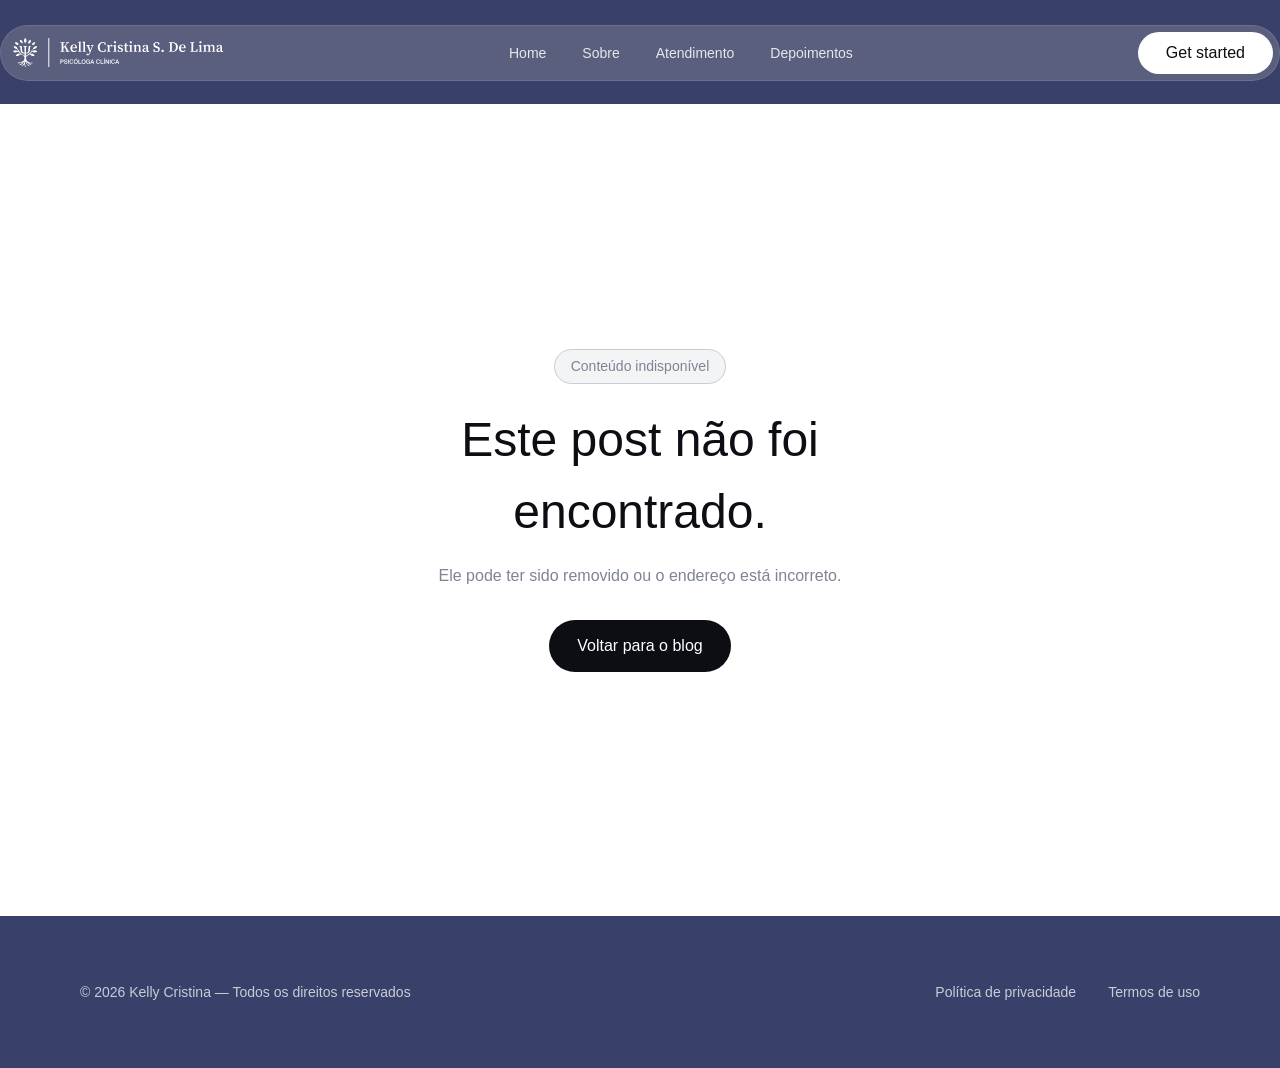
<file: blog-post.html>
<!DOCTYPE html>
<html lang="pt-BR">
<head>
  <meta charset="UTF-8">
  <meta name="viewport" content="width=device-width, initial-scale=1.0">
  <meta name="description" content="Artigo do blog de Kelly Cristina.">
  <title>Blog — Kelly Cristina</title>
  <link rel="stylesheet" href="css/tokens.css">
  <link rel="stylesheet" href="css/base.css">
  <link rel="stylesheet" href="css/blog.css">
</head>
<body class="blog-page blog-post-page">
  <header class="blog-header">
    <nav class="hero__nav" aria-label="Navegação principal">
      <a href="index.html" class="hero__brand" aria-label="Kelly Cristina — Página inicial">
        <img src="assets/logo-full.svg" alt="Kelly Cristina S. De Lima — Psicóloga Clínica" class="hero__logo-full">
      </a>
      <ul class="hero__links">
        <li><a href="index.html">Home</a></li>
        <li><a href="index.html#sobre">Sobre</a></li>
        <li><a href="index.html#atendimento">Atendimento</a></li>
        <li><a href="index.html#depoimentos">Depoimentos</a></li>
      </ul>
      <a href="index.html#atendimento" class="btn btn--secondary hero__cta-nav">Get started</a>
    </nav>
  </header>

  <main>
    <article data-post-content aria-busy="true">
      <header class="blog-article__hero">
        <img src="assets/images/hero-img.png" alt="" class="blog-article__hero-image" data-post-hero-image>
        <div class="blog-article__hero-overlay" aria-hidden="true"></div>
        <div class="container blog-article__hero-content">
          <a href="blog.html" class="blog-article__back">
            <img src="assets/icons/arrow-forward.svg" alt="">
            Voltar para o blog
          </a>
          <span class="tag" data-post-category>Carregando</span>
          <h1 data-post-title>Carregando conteúdo…</h1>
          <p class="blog-article__excerpt" data-post-excerpt></p>
          <div class="blog-article__meta">
            <div class="blog-article__author">
              <img src="assets/images/avatar.webp" alt="" data-post-author-image>
              <span data-post-author>Kelly Cristina</span>
            </div>
            <span aria-hidden="true">•</span>
            <time data-post-date></time>
            <span aria-hidden="true">•</span>
            <span data-post-reading-time></span>
          </div>
        </div>
      </header>

      <div class="container blog-article__layout">
        <aside class="blog-article__aside">
          <p>Compartilhe esta reflexão com alguém que possa se beneficiar dela.</p>
          <div class="blog-share" data-share>
            <button type="button" class="blog-share__btn" data-share-network="whatsapp" aria-label="Compartilhar no WhatsApp">
              <svg width="18" height="18" viewBox="0 0 24 24" fill="currentColor" aria-hidden="true"><path d="M12.04 2c-5.52 0-10 4.48-10 10 0 1.76.46 3.48 1.34 5L2 22l5.14-1.35A9.96 9.96 0 0 0 12.04 22c5.52 0 10-4.48 10-10s-4.48-10-10-10Zm5.86 14.24c-.25.7-1.24 1.28-2.03 1.45-.55.12-1.26.21-3.66-.79-2.9-1.2-4.79-4.15-4.94-4.35-.14-.2-1.18-1.57-1.18-3 0-1.42.75-2.13 1.02-2.42.27-.29.58-.36.78-.36l.56.01c.18.01.42-.07.65.5.25.6.85 2.08.92 2.23.07.15.12.33.02.53-.1.2-.15.33-.3.5-.15.18-.31.4-.44.53-.15.15-.3.31-.13.6.17.3.76 1.26 1.63 2.04 1.12 1 2.06 1.31 2.36 1.46.3.15.48.13.65-.08.18-.2.75-.87.95-1.17.2-.3.4-.25.68-.15.27.1 1.75.83 2.05.98.3.15.5.23.57.35.08.13.08.73-.17 1.44Z"/></svg>
            </button>
            <button type="button" class="blog-share__btn" data-share-network="facebook" aria-label="Compartilhar no Facebook">
              <svg width="18" height="18" viewBox="0 0 24 24" fill="currentColor" aria-hidden="true"><path d="M13.5 21v-7.5h2.52l.38-2.93h-2.9V8.7c0-.85.24-1.43 1.45-1.43h1.55V4.65c-.27-.04-1.18-.12-2.25-.12-2.23 0-3.75 1.36-3.75 3.86v2.15H8.08v2.93h2.42V21h3Z"/></svg>
            </button>
            <button type="button" class="blog-share__btn" data-share-network="x" aria-label="Compartilhar no X">
              <svg width="16" height="16" viewBox="0 0 24 24" fill="currentColor" aria-hidden="true"><path d="M18.24 3h3.18l-6.95 7.94L22.5 21h-6.4l-5.01-6.55L5.35 21H2.16l7.44-8.5L1.5 3h6.56l4.53 5.99L18.24 3Zm-1.12 16.17h1.76L7.01 4.73H5.12l12 14.44Z"/></svg>
            </button>
            <button type="button" class="blog-share__btn" data-share-network="linkedin" aria-label="Compartilhar no LinkedIn">
              <svg width="18" height="18" viewBox="0 0 24 24" fill="currentColor" aria-hidden="true"><path d="M6.94 8.5H3.56V21h3.38V8.5ZM5.25 3.5a1.96 1.96 0 1 0 0 3.92 1.96 1.96 0 0 0 0-3.92ZM21 21v-6.9c0-3.29-1.76-4.82-4.11-4.82-1.9 0-2.75 1.05-3.22 1.78V8.5H10.3c.05 1 0 12.5 0 12.5h3.37v-6.98c0-.37.03-.75.14-1.02.31-.75 1-1.53 2.17-1.53 1.53 0 2.15 1.17 2.15 2.87V21H21Z"/></svg>
            </button>
            <button type="button" class="blog-share__btn" data-copy-link aria-label="Copiar link do post">
              <svg width="17" height="17" viewBox="0 0 24 24" fill="none" stroke="currentColor" stroke-width="1.8" stroke-linecap="round" stroke-linejoin="round" aria-hidden="true"><path d="M10.5 13.5a3.5 3.5 0 0 0 5 0l3-3a3.5 3.5 0 0 0-5-5l-1 1"/><path d="M13.5 10.5a3.5 3.5 0 0 0-5 0l-3 3a3.5 3.5 0 0 0 5 5l1-1"/></svg>
            </button>
            <span class="blog-share__feedback" data-share-feedback role="status" aria-live="polite"></span>
          </div>
          <a href="blog.html">Explorar outros conteúdos</a>
        </aside>
        <div class="blog-article__body" data-post-body></div>
      </div>
    </article>

    <section class="blog-post-error" data-post-error hidden>
      <div class="container">
        <span class="tag">Conteúdo indisponível</span>
        <h1>Este post não foi encontrado.</h1>
        <p>Ele pode ter sido removido ou o endereço está incorreto.</p>
        <a href="blog.html" class="btn btn--primary">Voltar para o blog</a>
      </div>
    </section>

    <section class="blog-related" data-related-section hidden>
      <div class="container">
        <div class="blog-related__header">
          <span class="tag">Continue explorando</span>
          <h2>Outras reflexões para você.</h2>
        </div>
        <div class="blog-grid" data-related-grid></div>
      </div>
    </section>
  </main>

  <footer class="blog-footer">
    <div class="container blog-footer__inner">
      <p>© 2026 Kelly Cristina — Todos os direitos reservados</p>
      <nav class="blog-footer__links" aria-label="Links do rodapé">
        <a href="politica-de-privacidade.html">Política de privacidade</a>
        <a href="termos-de-uso.html">Termos de uso</a>
      </nav>
    </div>
  </footer>

  <script type="module" src="js/blog-post.js"></script>
</body>
</html>
</file>
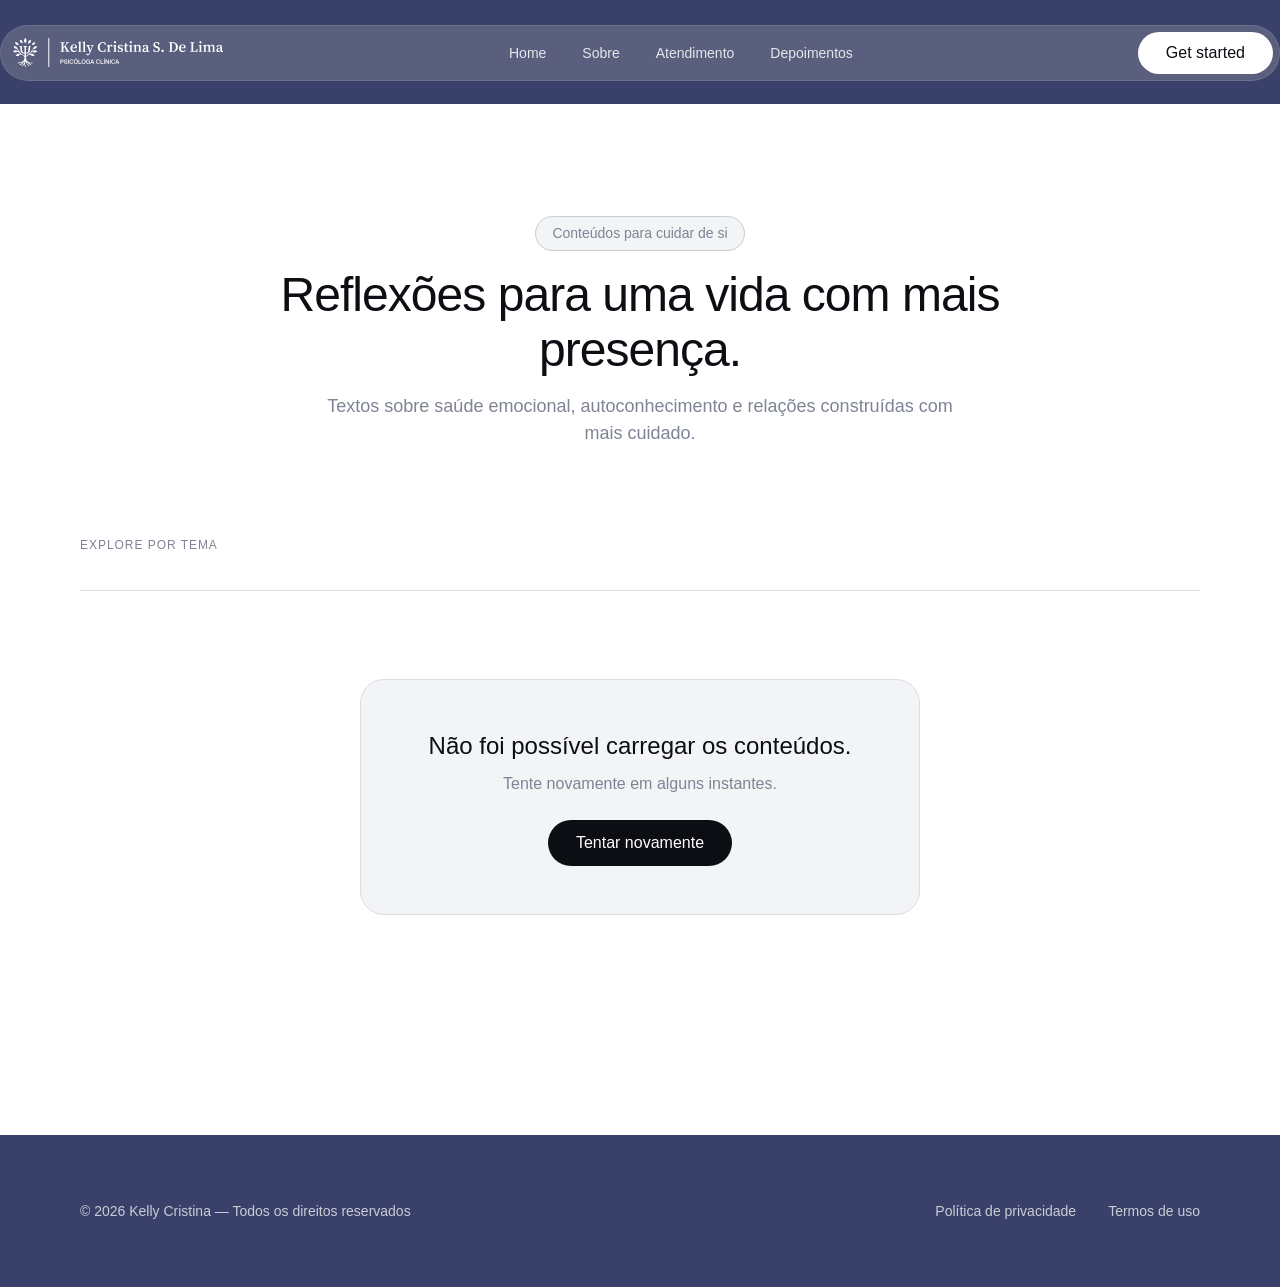
<file: blog.html>
<!DOCTYPE html>
<html lang="pt-BR">
<head>
  <meta charset="UTF-8">
  <meta name="viewport" content="width=device-width, initial-scale=1.0">
  <meta name="description" content="Conteúdos sobre saúde emocional, autoconhecimento e relacionamentos por Kelly Cristina.">
  <title>Blog — Kelly Cristina</title>
  <link rel="stylesheet" href="css/tokens.css">
  <link rel="stylesheet" href="css/base.css">
  <link rel="stylesheet" href="css/blog.css">
</head>
<body class="blog-page">
  <header class="blog-header">
    <nav class="hero__nav" aria-label="Navegação principal">
      <a href="index.html" class="hero__brand" aria-label="Kelly Cristina — Página inicial">
        <img src="assets/logo-full.svg" alt="Kelly Cristina S. De Lima — Psicóloga Clínica" class="hero__logo-full">
      </a>
      <ul class="hero__links">
        <li><a href="index.html">Home</a></li>
        <li><a href="index.html#sobre">Sobre</a></li>
        <li><a href="index.html#atendimento">Atendimento</a></li>
        <li><a href="index.html#depoimentos">Depoimentos</a></li>
      </ul>
      <a href="index.html#atendimento" class="btn btn--secondary hero__cta-nav">Get started</a>
    </nav>
  </header>

  <main class="blog-listing">
    <section class="container blog-listing__hero">
      <span class="tag">Conteúdos para cuidar de si</span>
      <h1>Reflexões para uma vida com mais presença.</h1>
      <p>Textos sobre saúde emocional, autoconhecimento e relações construídas com mais cuidado.</p>
    </section>

    <section class="container blog-catalog" aria-labelledby="blog-catalog-title">
      <div class="blog-catalog__toolbar">
        <div>
          <p class="blog-catalog__overline" id="blog-catalog-title">Explore por tema</p>
          <div class="blog-filters" data-blog-filters role="group" aria-label="Filtrar posts por categoria"></div>
        </div>
        <p class="blog-catalog__count" data-blog-count aria-live="polite"></p>
      </div>

      <div class="blog-grid" data-blog-grid aria-live="polite" aria-busy="true"></div>

      <div class="blog-state blog-state--empty" data-blog-empty hidden>
        <h2>Nenhum conteúdo encontrado.</h2>
        <p>Escolha outra categoria para continuar explorando.</p>
      </div>

      <div class="blog-state blog-state--error" data-blog-error hidden>
        <h2>Não foi possível carregar os conteúdos.</h2>
        <p>Tente novamente em alguns instantes.</p>
        <button type="button" class="btn btn--primary" data-blog-retry>Tentar novamente</button>
      </div>

      <div class="blog-catalog__actions">
        <button type="button" class="btn btn--primary blog-load-more" data-blog-load-more hidden>
          Carregar mais 9 posts
        </button>
      </div>
    </section>
  </main>

  <footer class="blog-footer">
    <div class="container blog-footer__inner">
      <p>© 2026 Kelly Cristina — Todos os direitos reservados</p>
      <nav class="blog-footer__links" aria-label="Links do rodapé">
        <a href="politica-de-privacidade.html">Política de privacidade</a>
        <a href="termos-de-uso.html">Termos de uso</a>
      </nav>
    </div>
  </footer>

  <script type="module" src="js/blog.js"></script>
</body>
</html>
</file>
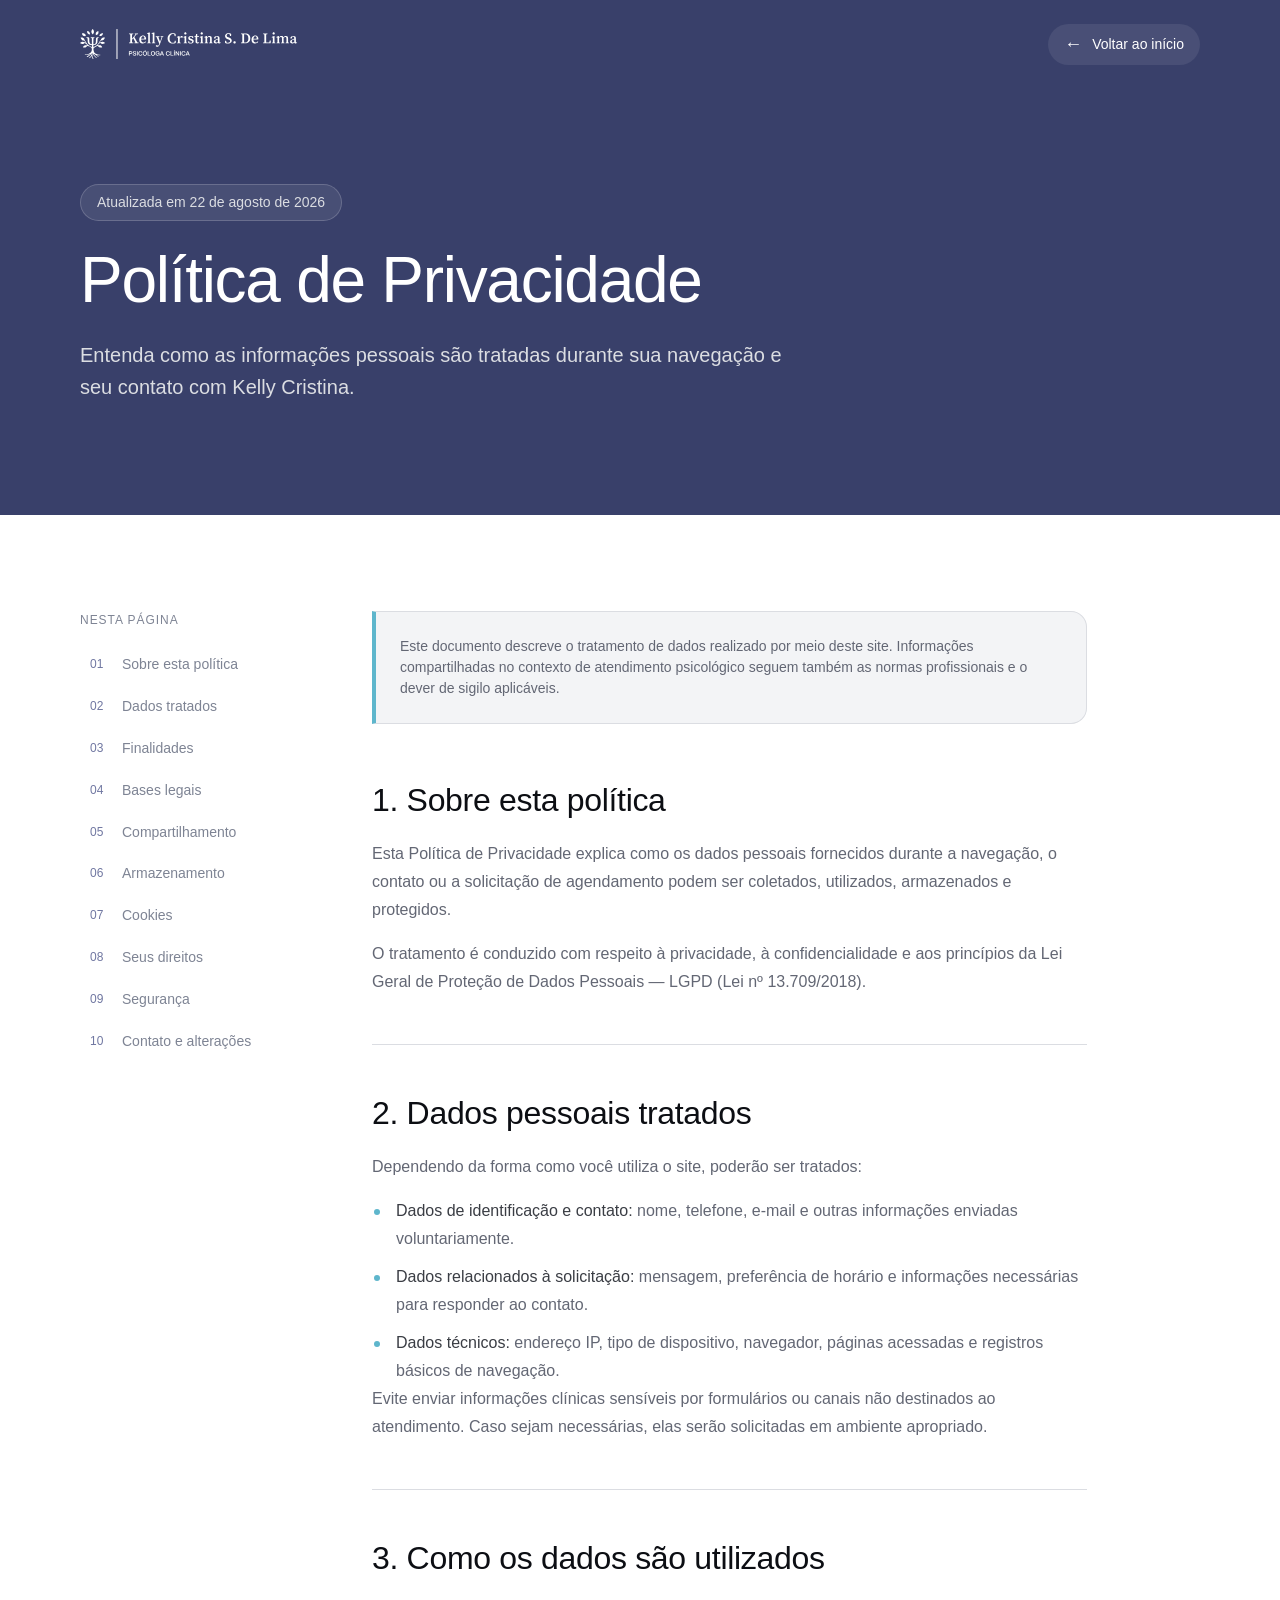
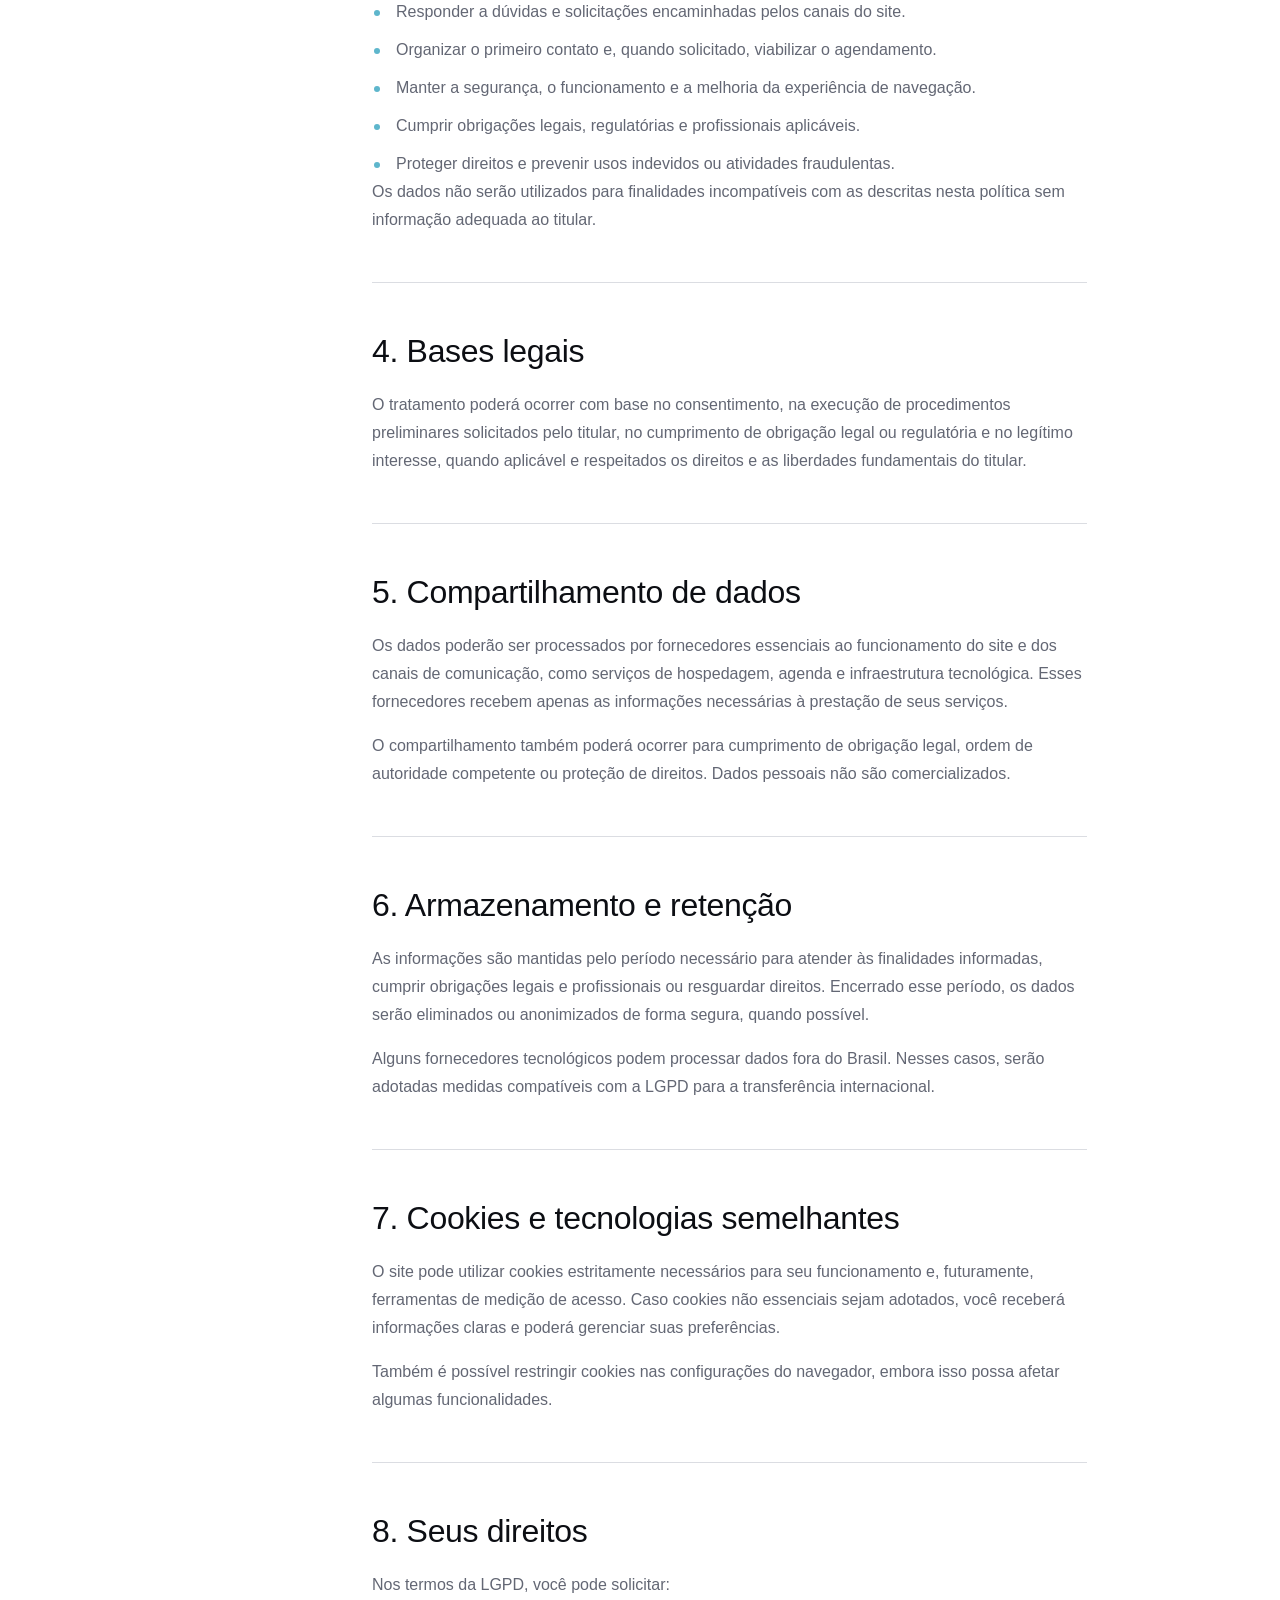
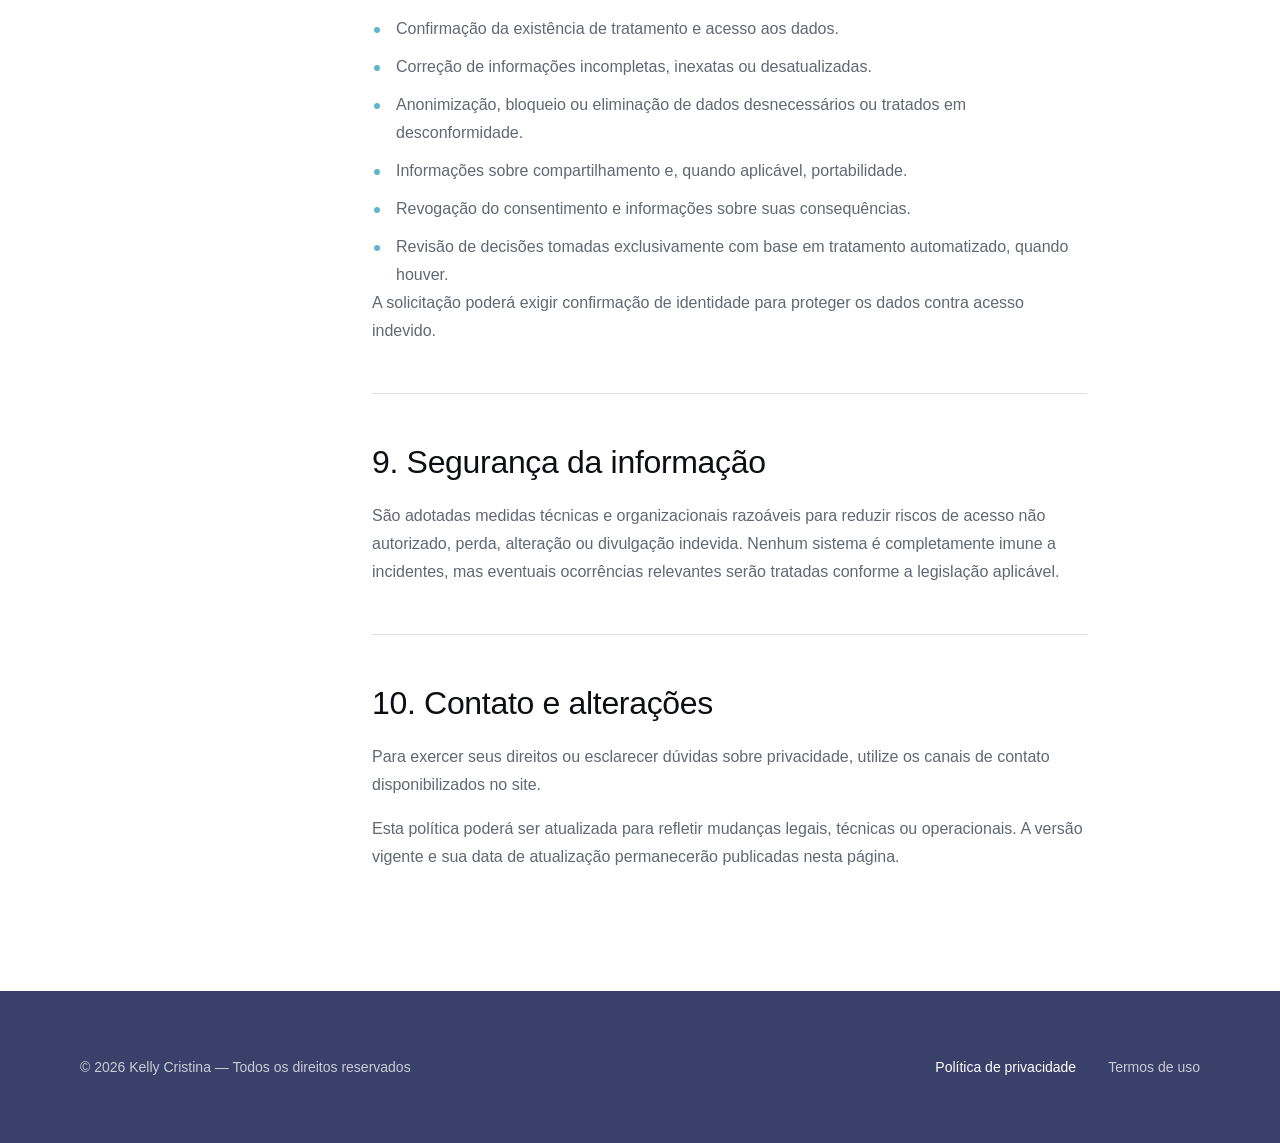
<file: politica-de-privacidade.html>
<!DOCTYPE html>
<html lang="pt-BR">
<head>
  <meta charset="UTF-8">
  <meta name="viewport" content="width=device-width, initial-scale=1.0">
  <meta name="description" content="Política de Privacidade do site da psicóloga clínica Kelly Cristina S. De Lima.">
  <title>Política de Privacidade — Kelly Cristina</title>
  <link rel="stylesheet" href="css/tokens.css">
  <link rel="stylesheet" href="css/base.css">
  <link rel="stylesheet" href="css/legal.css">
</head>
<body class="legal-page">
  <header class="legal-header">
    <nav class="container legal-nav" aria-label="Navegação principal">
      <a href="index.html" class="legal-nav__brand" aria-label="Kelly Cristina — Página inicial">
        <img src="assets/logo-full.svg" alt="Kelly Cristina S. De Lima — Psicóloga Clínica" class="legal-nav__logo">
      </a>
      <a href="index.html" class="legal-nav__back"><span>Voltar ao início</span></a>
    </nav>
  </header>

  <main>
    <section class="legal-hero">
      <div class="container legal-hero__inner">
        <span class="legal-hero__eyebrow">Atualizada em 22 de agosto de 2026</span>
        <h1>Política de Privacidade</h1>
        <p class="legal-hero__intro">Entenda como as informações pessoais são tratadas durante sua navegação e seu contato com Kelly Cristina.</p>
      </div>
    </section>

    <div class="container legal-content">
      <aside class="legal-toc" aria-label="Nesta página">
        <p class="legal-toc__label">Nesta página</p>
        <ol>
          <li><a href="#sobre">Sobre esta política</a></li>
          <li><a href="#dados">Dados tratados</a></li>
          <li><a href="#finalidades">Finalidades</a></li>
          <li><a href="#bases-legais">Bases legais</a></li>
          <li><a href="#compartilhamento">Compartilhamento</a></li>
          <li><a href="#armazenamento">Armazenamento</a></li>
          <li><a href="#cookies">Cookies</a></li>
          <li><a href="#direitos">Seus direitos</a></li>
          <li><a href="#seguranca">Segurança</a></li>
          <li><a href="#contato">Contato e alterações</a></li>
        </ol>
      </aside>

      <article class="legal-article">
        <p class="legal-article__notice">Este documento descreve o tratamento de dados realizado por meio deste site. Informações compartilhadas no contexto de atendimento psicológico seguem também as normas profissionais e o dever de sigilo aplicáveis.</p>

        <section class="legal-section" id="sobre">
          <h2>1. Sobre esta política</h2>
          <p>Esta Política de Privacidade explica como os dados pessoais fornecidos durante a navegação, o contato ou a solicitação de agendamento podem ser coletados, utilizados, armazenados e protegidos.</p>
          <p>O tratamento é conduzido com respeito à privacidade, à confidencialidade e aos princípios da Lei Geral de Proteção de Dados Pessoais — LGPD (Lei nº 13.709/2018).</p>
        </section>

        <section class="legal-section" id="dados">
          <h2>2. Dados pessoais tratados</h2>
          <p>Dependendo da forma como você utiliza o site, poderão ser tratados:</p>
          <ul>
            <li><strong>Dados de identificação e contato:</strong> nome, telefone, e-mail e outras informações enviadas voluntariamente.</li>
            <li><strong>Dados relacionados à solicitação:</strong> mensagem, preferência de horário e informações necessárias para responder ao contato.</li>
            <li><strong>Dados técnicos:</strong> endereço IP, tipo de dispositivo, navegador, páginas acessadas e registros básicos de navegação.</li>
          </ul>
          <p>Evite enviar informações clínicas sensíveis por formulários ou canais não destinados ao atendimento. Caso sejam necessárias, elas serão solicitadas em ambiente apropriado.</p>
        </section>

        <section class="legal-section" id="finalidades">
          <h2>3. Como os dados são utilizados</h2>
          <ul>
            <li>Responder a dúvidas e solicitações encaminhadas pelos canais do site.</li>
            <li>Organizar o primeiro contato e, quando solicitado, viabilizar o agendamento.</li>
            <li>Manter a segurança, o funcionamento e a melhoria da experiência de navegação.</li>
            <li>Cumprir obrigações legais, regulatórias e profissionais aplicáveis.</li>
            <li>Proteger direitos e prevenir usos indevidos ou atividades fraudulentas.</li>
          </ul>
          <p>Os dados não serão utilizados para finalidades incompatíveis com as descritas nesta política sem informação adequada ao titular.</p>
        </section>

        <section class="legal-section" id="bases-legais">
          <h2>4. Bases legais</h2>
          <p>O tratamento poderá ocorrer com base no consentimento, na execução de procedimentos preliminares solicitados pelo titular, no cumprimento de obrigação legal ou regulatória e no legítimo interesse, quando aplicável e respeitados os direitos e as liberdades fundamentais do titular.</p>
        </section>

        <section class="legal-section" id="compartilhamento">
          <h2>5. Compartilhamento de dados</h2>
          <p>Os dados poderão ser processados por fornecedores essenciais ao funcionamento do site e dos canais de comunicação, como serviços de hospedagem, agenda e infraestrutura tecnológica. Esses fornecedores recebem apenas as informações necessárias à prestação de seus serviços.</p>
          <p>O compartilhamento também poderá ocorrer para cumprimento de obrigação legal, ordem de autoridade competente ou proteção de direitos. Dados pessoais não são comercializados.</p>
        </section>

        <section class="legal-section" id="armazenamento">
          <h2>6. Armazenamento e retenção</h2>
          <p>As informações são mantidas pelo período necessário para atender às finalidades informadas, cumprir obrigações legais e profissionais ou resguardar direitos. Encerrado esse período, os dados serão eliminados ou anonimizados de forma segura, quando possível.</p>
          <p>Alguns fornecedores tecnológicos podem processar dados fora do Brasil. Nesses casos, serão adotadas medidas compatíveis com a LGPD para a transferência internacional.</p>
        </section>

        <section class="legal-section" id="cookies">
          <h2>7. Cookies e tecnologias semelhantes</h2>
          <p>O site pode utilizar cookies estritamente necessários para seu funcionamento e, futuramente, ferramentas de medição de acesso. Caso cookies não essenciais sejam adotados, você receberá informações claras e poderá gerenciar suas preferências.</p>
          <p>Também é possível restringir cookies nas configurações do navegador, embora isso possa afetar algumas funcionalidades.</p>
        </section>

        <section class="legal-section" id="direitos">
          <h2>8. Seus direitos</h2>
          <p>Nos termos da LGPD, você pode solicitar:</p>
          <ul>
            <li>Confirmação da existência de tratamento e acesso aos dados.</li>
            <li>Correção de informações incompletas, inexatas ou desatualizadas.</li>
            <li>Anonimização, bloqueio ou eliminação de dados desnecessários ou tratados em desconformidade.</li>
            <li>Informações sobre compartilhamento e, quando aplicável, portabilidade.</li>
            <li>Revogação do consentimento e informações sobre suas consequências.</li>
            <li>Revisão de decisões tomadas exclusivamente com base em tratamento automatizado, quando houver.</li>
          </ul>
          <p>A solicitação poderá exigir confirmação de identidade para proteger os dados contra acesso indevido.</p>
        </section>

        <section class="legal-section" id="seguranca">
          <h2>9. Segurança da informação</h2>
          <p>São adotadas medidas técnicas e organizacionais razoáveis para reduzir riscos de acesso não autorizado, perda, alteração ou divulgação indevida. Nenhum sistema é completamente imune a incidentes, mas eventuais ocorrências relevantes serão tratadas conforme a legislação aplicável.</p>
        </section>

        <section class="legal-section" id="contato">
          <h2>10. Contato e alterações</h2>
          <p>Para exercer seus direitos ou esclarecer dúvidas sobre privacidade, utilize os canais de contato disponibilizados no site.</p>
          <p>Esta política poderá ser atualizada para refletir mudanças legais, técnicas ou operacionais. A versão vigente e sua data de atualização permanecerão publicadas nesta página.</p>
        </section>
      </article>
    </div>
  </main>

  <footer class="legal-footer">
    <div class="container legal-footer__inner">
      <p class="legal-footer__copyright">© 2026 Kelly Cristina — Todos os direitos reservados</p>
      <nav class="legal-footer__links" aria-label="Links legais">
        <a href="politica-de-privacidade.html" aria-current="page">Política de privacidade</a>
        <a href="termos-de-uso.html">Termos de uso</a>
      </nav>
    </div>
  </footer>
</body>
</html>
</file>
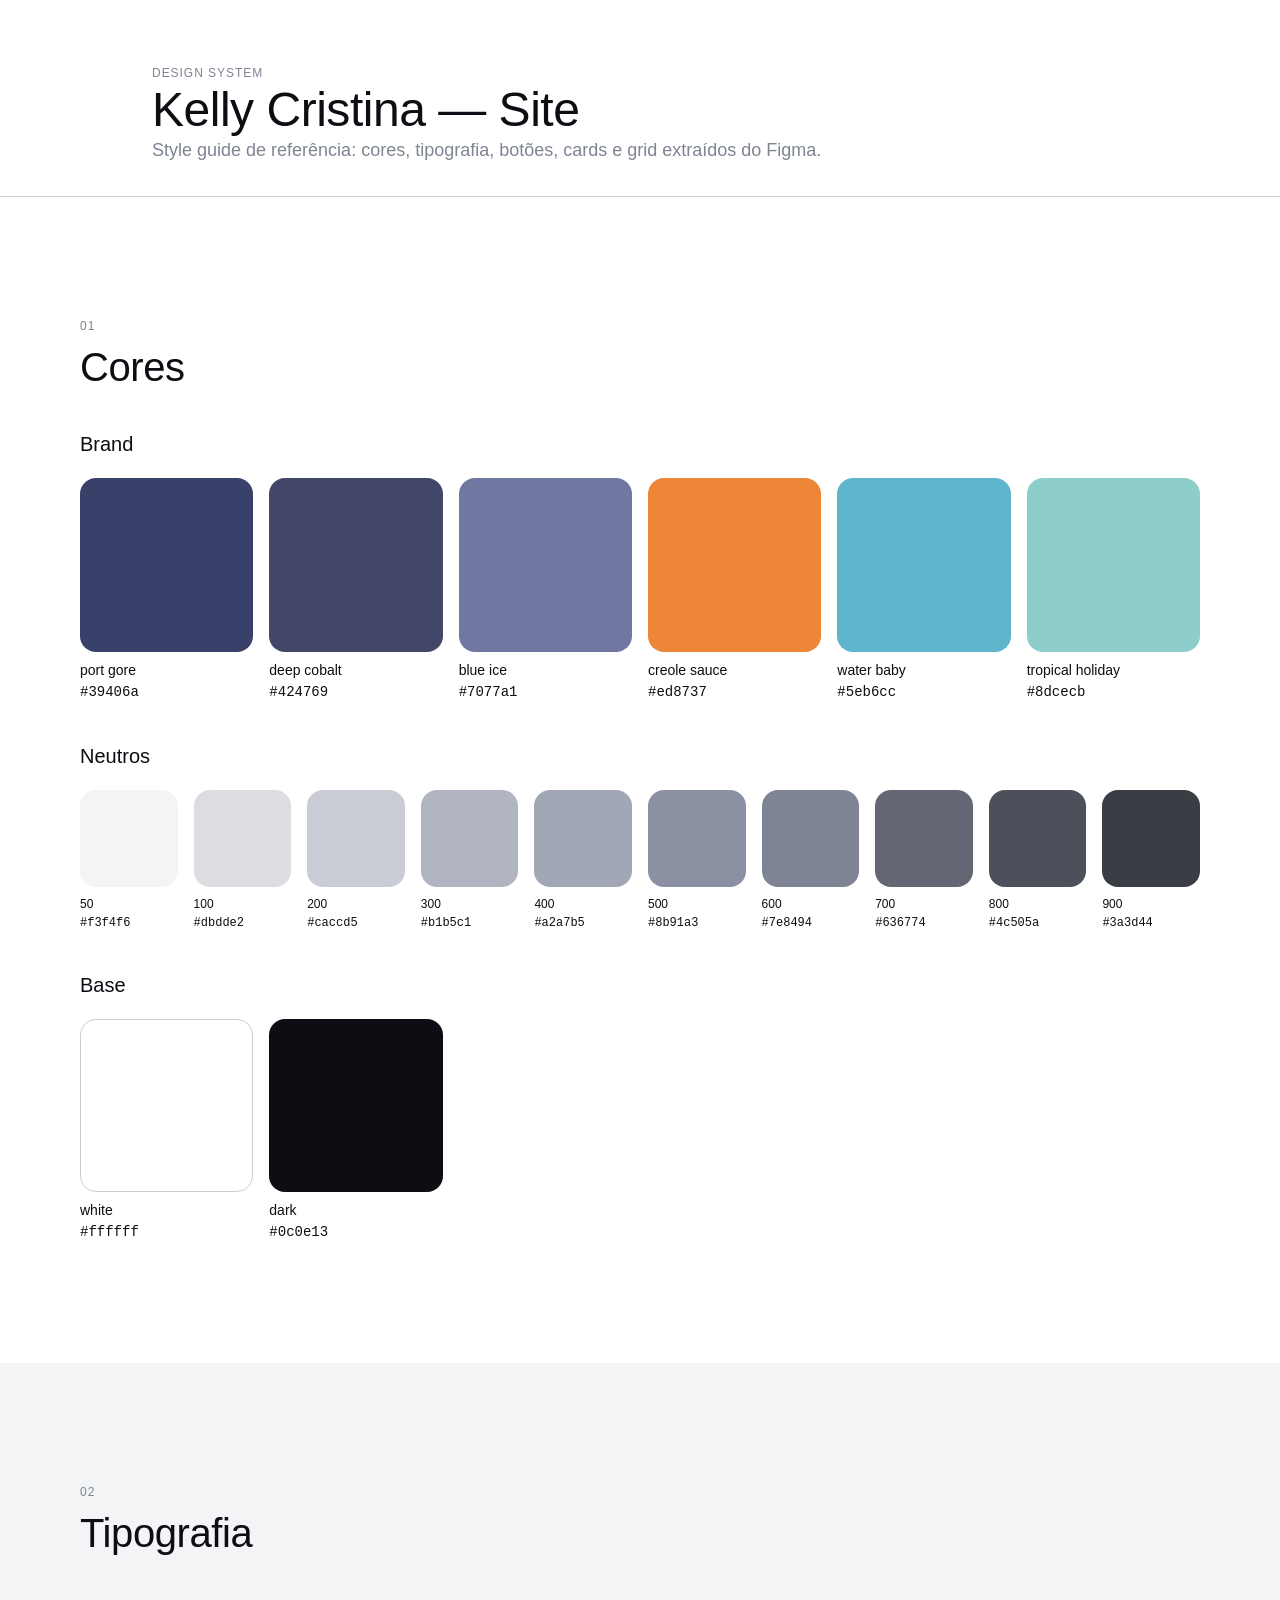
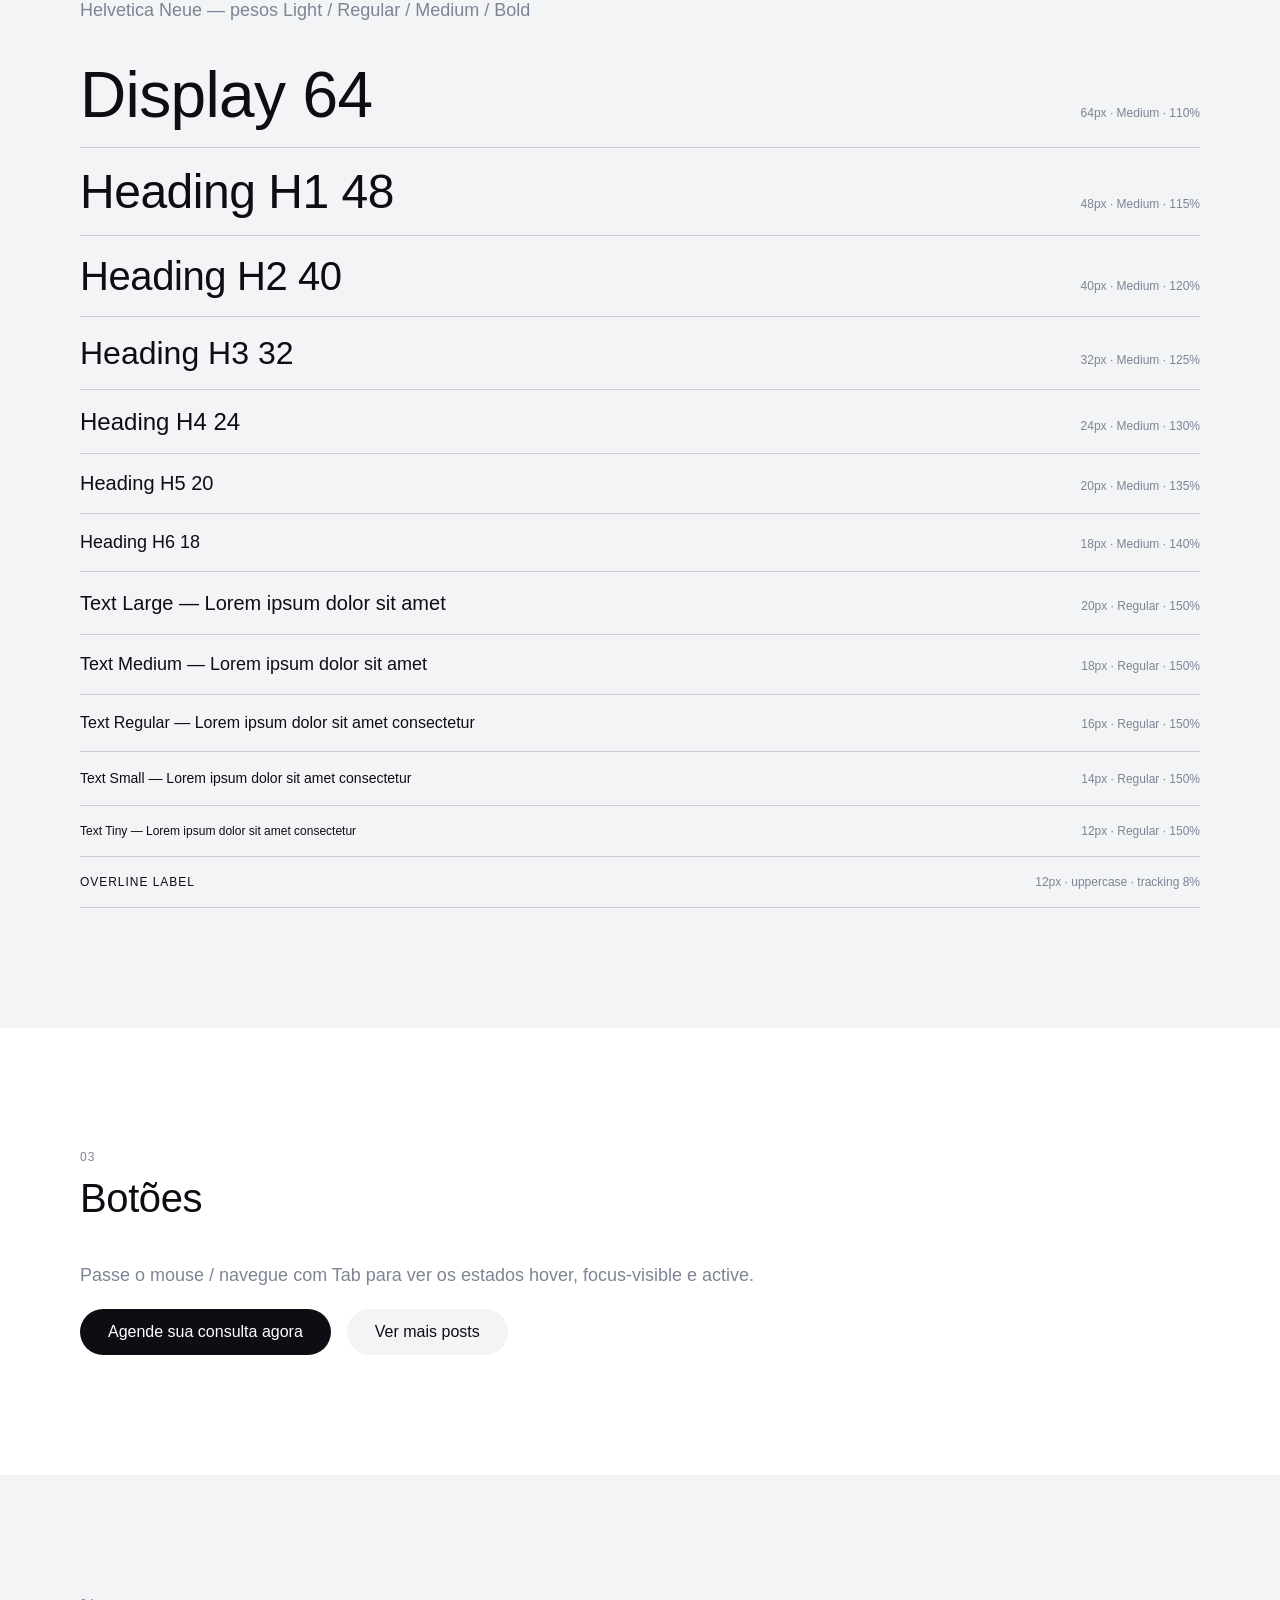
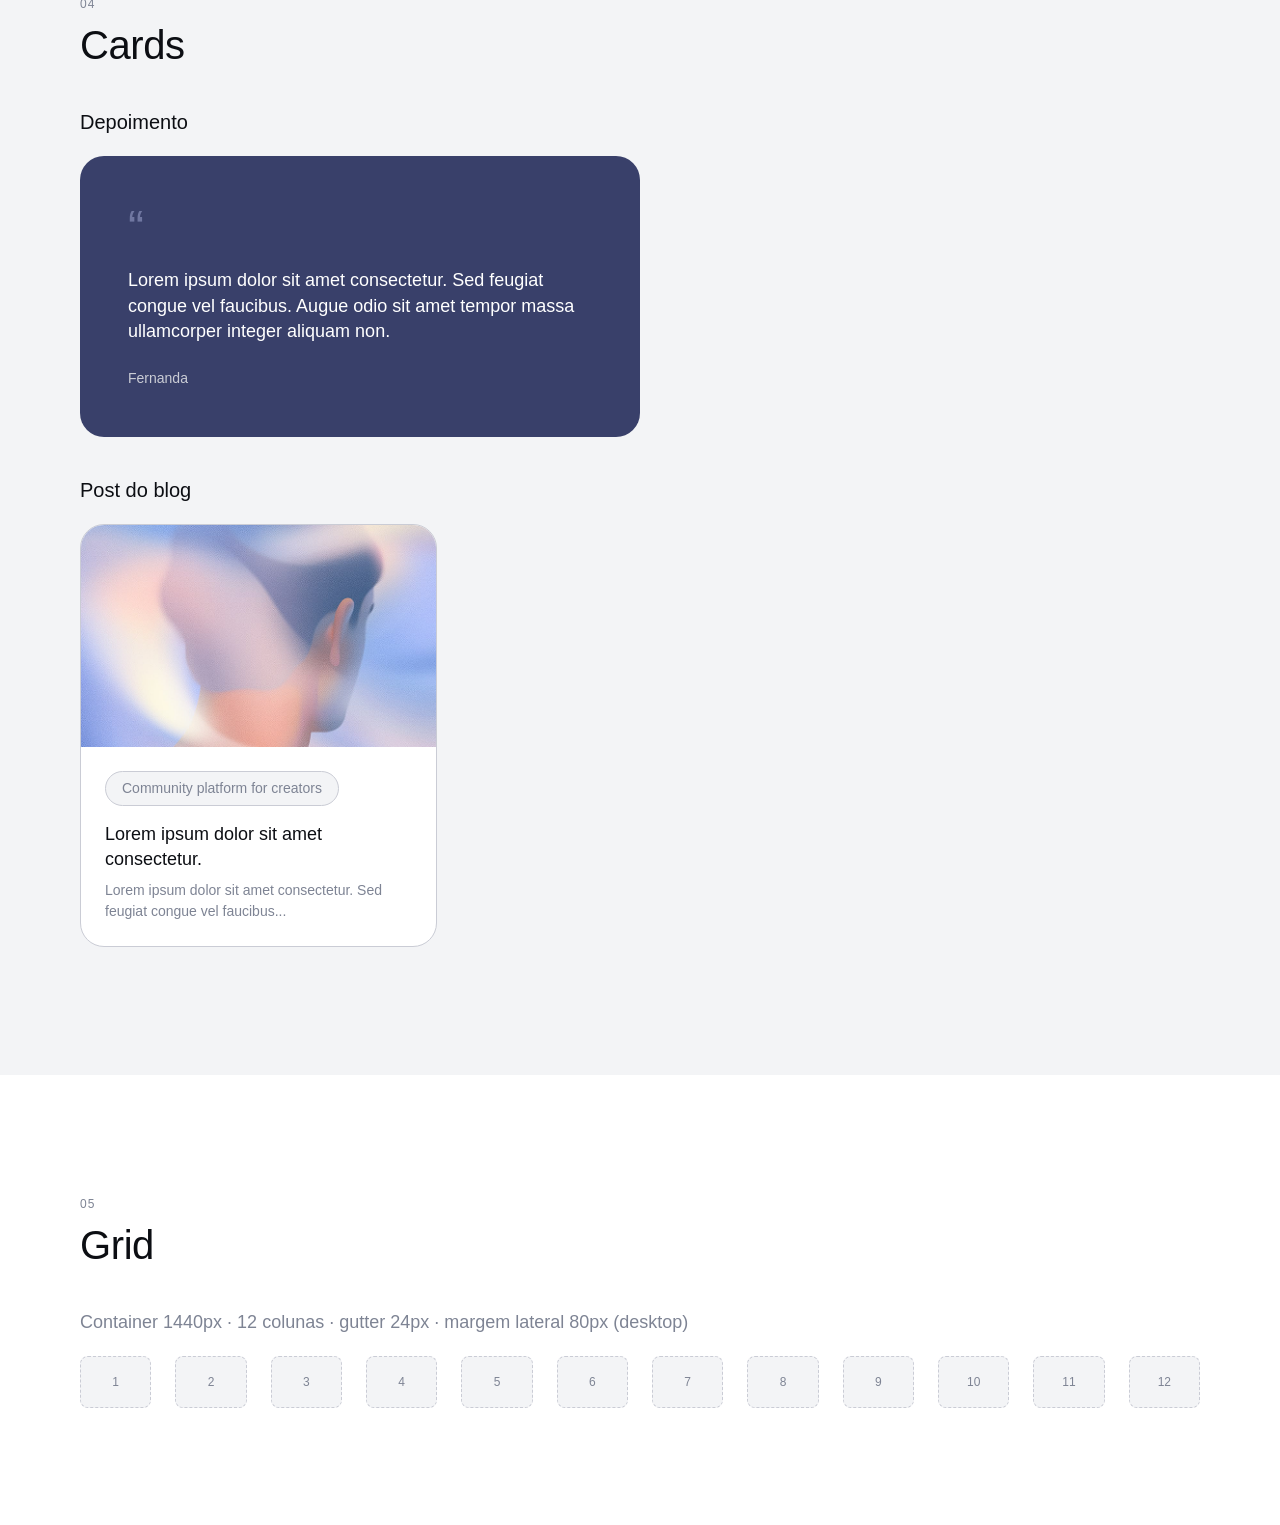
<file: style-guide.html>
<!DOCTYPE html>
<html lang="pt-BR">
<head>
  <meta charset="UTF-8">
  <meta name="viewport" content="width=device-width, initial-scale=1.0">
  <title>Style Guide — Kelly Cristina</title>
  <link rel="stylesheet" href="css/tokens.css">
  <link rel="stylesheet" href="css/base.css">
  <link rel="stylesheet" href="css/style-guide.css">
</head>
<body>

  <header class="sg-header">
    <div class="container">
      <img src="assets/logo.svg" alt="Kelly Cristina" class="sg-header__logo">
      <div>
        <p class="text-overline text-muted">Design System</p>
        <h1 class="text-h1">Kelly Cristina — Site</h1>
        <p class="text-medium text-muted">Style guide de referência: cores, tipografia, botões, cards e grid extraídos do Figma.</p>
      </div>
    </div>
  </header>

  <main>

    <!-- ===== Cores ===== -->
    <section class="section section--light" id="cores">
      <div class="container">
        <p class="text-overline text-muted">01</p>
        <h2 class="text-h2 sg-section-title">Cores</h2>

        <h3 class="text-h5 sg-group-title">Brand</h3>
        <div class="sg-swatch-grid">
          <div class="sg-swatch"><span class="sg-swatch__color" style="background:var(--color-brand-port-gore)"></span><span class="text-small">port gore<br><code>#39406a</code></span></div>
          <div class="sg-swatch"><span class="sg-swatch__color" style="background:var(--color-brand-deep-cobalt)"></span><span class="text-small">deep cobalt<br><code>#424769</code></span></div>
          <div class="sg-swatch"><span class="sg-swatch__color" style="background:var(--color-brand-blue-ice)"></span><span class="text-small">blue ice<br><code>#7077a1</code></span></div>
          <div class="sg-swatch"><span class="sg-swatch__color" style="background:var(--color-brand-creole-sauce)"></span><span class="text-small">creole sauce<br><code>#ed8737</code></span></div>
          <div class="sg-swatch"><span class="sg-swatch__color" style="background:var(--color-brand-water-baby)"></span><span class="text-small">water baby<br><code>#5eb6cc</code></span></div>
          <div class="sg-swatch"><span class="sg-swatch__color" style="background:var(--color-brand-tropical-holiday)"></span><span class="text-small">tropical holiday<br><code>#8dcecb</code></span></div>
        </div>

        <h3 class="text-h5 sg-group-title">Neutros</h3>
        <div class="sg-swatch-grid sg-swatch-grid--dense">
          <div class="sg-swatch"><span class="sg-swatch__color" style="background:var(--color-gray-50)"></span><span class="text-tiny">50<br><code>#f3f4f6</code></span></div>
          <div class="sg-swatch"><span class="sg-swatch__color" style="background:var(--color-gray-100)"></span><span class="text-tiny">100<br><code>#dbdde2</code></span></div>
          <div class="sg-swatch"><span class="sg-swatch__color" style="background:var(--color-gray-200)"></span><span class="text-tiny">200<br><code>#caccd5</code></span></div>
          <div class="sg-swatch"><span class="sg-swatch__color" style="background:var(--color-gray-300)"></span><span class="text-tiny">300<br><code>#b1b5c1</code></span></div>
          <div class="sg-swatch"><span class="sg-swatch__color" style="background:var(--color-gray-400)"></span><span class="text-tiny">400<br><code>#a2a7b5</code></span></div>
          <div class="sg-swatch"><span class="sg-swatch__color" style="background:var(--color-gray-500)"></span><span class="text-tiny">500<br><code>#8b91a3</code></span></div>
          <div class="sg-swatch"><span class="sg-swatch__color" style="background:var(--color-gray-600)"></span><span class="text-tiny">600<br><code>#7e8494</code></span></div>
          <div class="sg-swatch"><span class="sg-swatch__color" style="background:var(--color-gray-700)"></span><span class="text-tiny">700<br><code>#636774</code></span></div>
          <div class="sg-swatch"><span class="sg-swatch__color" style="background:var(--color-gray-800)"></span><span class="text-tiny">800<br><code>#4c505a</code></span></div>
          <div class="sg-swatch"><span class="sg-swatch__color" style="background:var(--color-gray-900)"></span><span class="text-tiny">900<br><code>#3a3d44</code></span></div>
        </div>

        <h3 class="text-h5 sg-group-title">Base</h3>
        <div class="sg-swatch-grid">
          <div class="sg-swatch"><span class="sg-swatch__color sg-swatch__color--bordered" style="background:var(--color-white)"></span><span class="text-small">white<br><code>#ffffff</code></span></div>
          <div class="sg-swatch"><span class="sg-swatch__color" style="background:var(--color-dark)"></span><span class="text-small">dark<br><code>#0c0e13</code></span></div>
        </div>
      </div>
    </section>

    <!-- ===== Tipografia ===== -->
    <section class="section section--tint" id="tipografia">
      <div class="container">
        <p class="text-overline text-muted">02</p>
        <h2 class="text-h2 sg-section-title">Tipografia</h2>
        <p class="text-medium text-muted sg-group-title">Helvetica Neue — pesos Light / Regular / Medium / Bold</p>

        <div class="sg-type-row"><span class="text-display">Display 64</span><span class="text-tiny text-muted">64px · Medium · 110%</span></div>
        <div class="sg-type-row"><span class="text-h1">Heading H1 48</span><span class="text-tiny text-muted">48px · Medium · 115%</span></div>
        <div class="sg-type-row"><span class="text-h2">Heading H2 40</span><span class="text-tiny text-muted">40px · Medium · 120%</span></div>
        <div class="sg-type-row"><span class="text-h3">Heading H3 32</span><span class="text-tiny text-muted">32px · Medium · 125%</span></div>
        <div class="sg-type-row"><span class="text-h4">Heading H4 24</span><span class="text-tiny text-muted">24px · Medium · 130%</span></div>
        <div class="sg-type-row"><span class="text-h5">Heading H5 20</span><span class="text-tiny text-muted">20px · Medium · 135%</span></div>
        <div class="sg-type-row"><span class="text-h6">Heading H6 18</span><span class="text-tiny text-muted">18px · Medium · 140%</span></div>
        <div class="sg-type-row"><span class="text-large">Text Large — Lorem ipsum dolor sit amet</span><span class="text-tiny text-muted">20px · Regular · 150%</span></div>
        <div class="sg-type-row"><span class="text-medium">Text Medium — Lorem ipsum dolor sit amet</span><span class="text-tiny text-muted">18px · Regular · 150%</span></div>
        <div class="sg-type-row"><span class="text-regular">Text Regular — Lorem ipsum dolor sit amet consectetur</span><span class="text-tiny text-muted">16px · Regular · 150%</span></div>
        <div class="sg-type-row"><span class="text-small">Text Small — Lorem ipsum dolor sit amet consectetur</span><span class="text-tiny text-muted">14px · Regular · 150%</span></div>
        <div class="sg-type-row"><span class="text-tiny">Text Tiny — Lorem ipsum dolor sit amet consectetur</span><span class="text-tiny text-muted">12px · Regular · 150%</span></div>
        <div class="sg-type-row"><span class="text-overline">Overline label</span><span class="text-tiny text-muted">12px · uppercase · tracking 8%</span></div>
      </div>
    </section>

    <!-- ===== Botões ===== -->
    <section class="section section--light" id="botoes">
      <div class="container">
        <p class="text-overline text-muted">03</p>
        <h2 class="text-h2 sg-section-title">Botões</h2>
        <p class="text-medium text-muted sg-group-title">Passe o mouse / navegue com Tab para ver os estados hover, focus-visible e active.</p>

        <div class="sg-btn-row">
          <button class="btn btn--primary">Agende sua consulta agora</button>
          <button class="btn btn--secondary" style="background:var(--color-surface-elevated)">Ver mais posts</button>
        </div>
      </div>
    </section>

    <!-- ===== Cards ===== -->
    <section class="section section--tint" id="cards">
      <div class="container">
        <p class="text-overline text-muted">04</p>
        <h2 class="text-h2 sg-section-title">Cards</h2>

        <h3 class="text-h5 sg-group-title">Depoimento</h3>
        <div class="sg-card-demo sg-card-demo--single">
          <div class="card card--testimonial">
            <div class="card__quote-mark">&ldquo;</div>
            <p class="text-h6">Lorem ipsum dolor sit amet consectetur. Sed feugiat congue vel faucibus. Augue odio sit amet tempor massa ullamcorper integer aliquam non.</p>
            <p class="text-small card__author">Fernanda</p>
          </div>
        </div>

        <h3 class="text-h5 sg-group-title">Post do blog</h3>
        <div class="sg-card-demo grid grid-3">
          <div class="card card--post">
            <img src="assets/images/img.png" alt="">
            <div class="card--post__body">
              <span class="tag text-tiny">Community platform for creators</span>
              <p class="text-h6" style="margin:16px 0 8px">Lorem ipsum dolor sit amet consectetur.</p>
              <p class="text-small text-muted">Lorem ipsum dolor sit amet consectetur. Sed feugiat congue vel faucibus...</p>
            </div>
          </div>
        </div>
      </div>
    </section>

    <!-- ===== Grid ===== -->
    <section class="section section--light" id="grid">
      <div class="container">
        <p class="text-overline text-muted">05</p>
        <h2 class="text-h2 sg-section-title">Grid</h2>
        <p class="text-medium text-muted sg-group-title">Container 1440px · 12 colunas · gutter 24px · margem lateral 80px (desktop)</p>
        <div class="grid grid-12 sg-grid-demo">
          <div class="sg-grid-col">1</div><div class="sg-grid-col">2</div><div class="sg-grid-col">3</div>
          <div class="sg-grid-col">4</div><div class="sg-grid-col">5</div><div class="sg-grid-col">6</div>
          <div class="sg-grid-col">7</div><div class="sg-grid-col">8</div><div class="sg-grid-col">9</div>
          <div class="sg-grid-col">10</div><div class="sg-grid-col">11</div><div class="sg-grid-col">12</div>
        </div>
      </div>
    </section>

  </main>

</body>
</html>
</file>
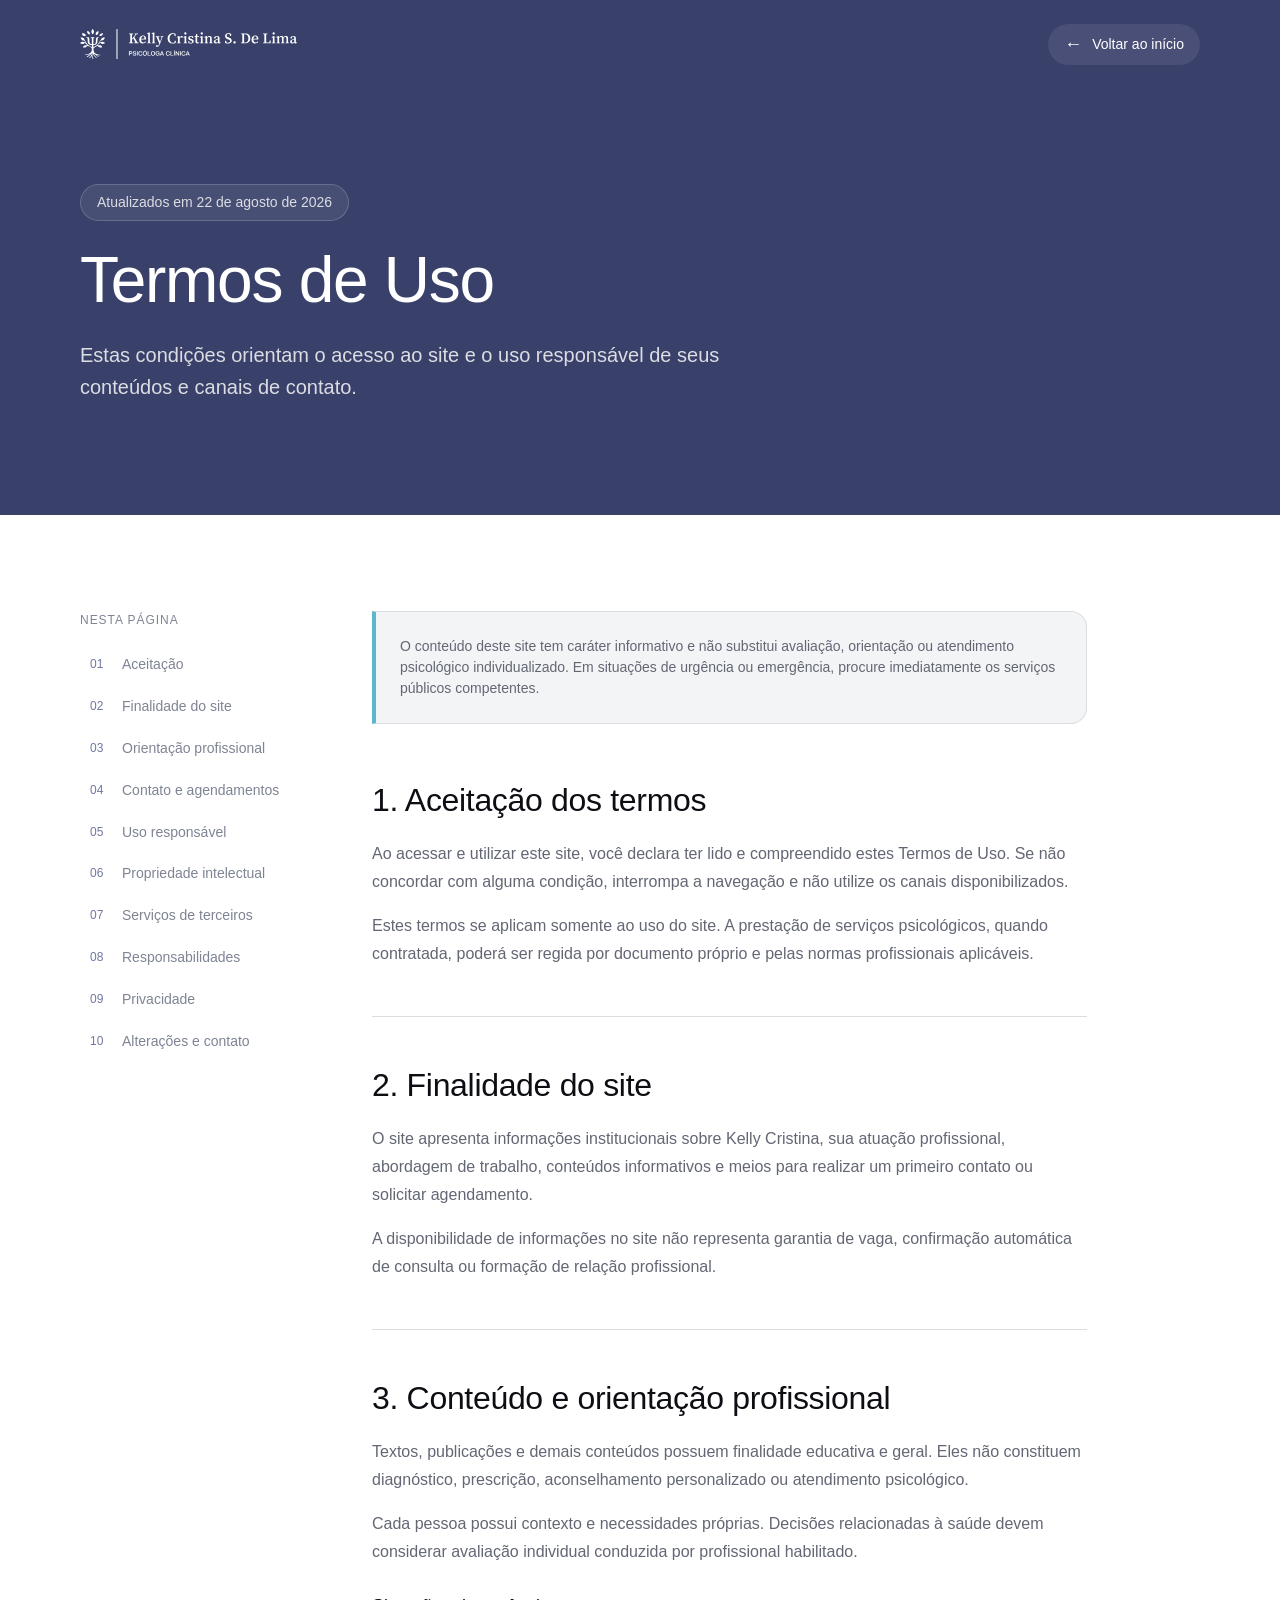
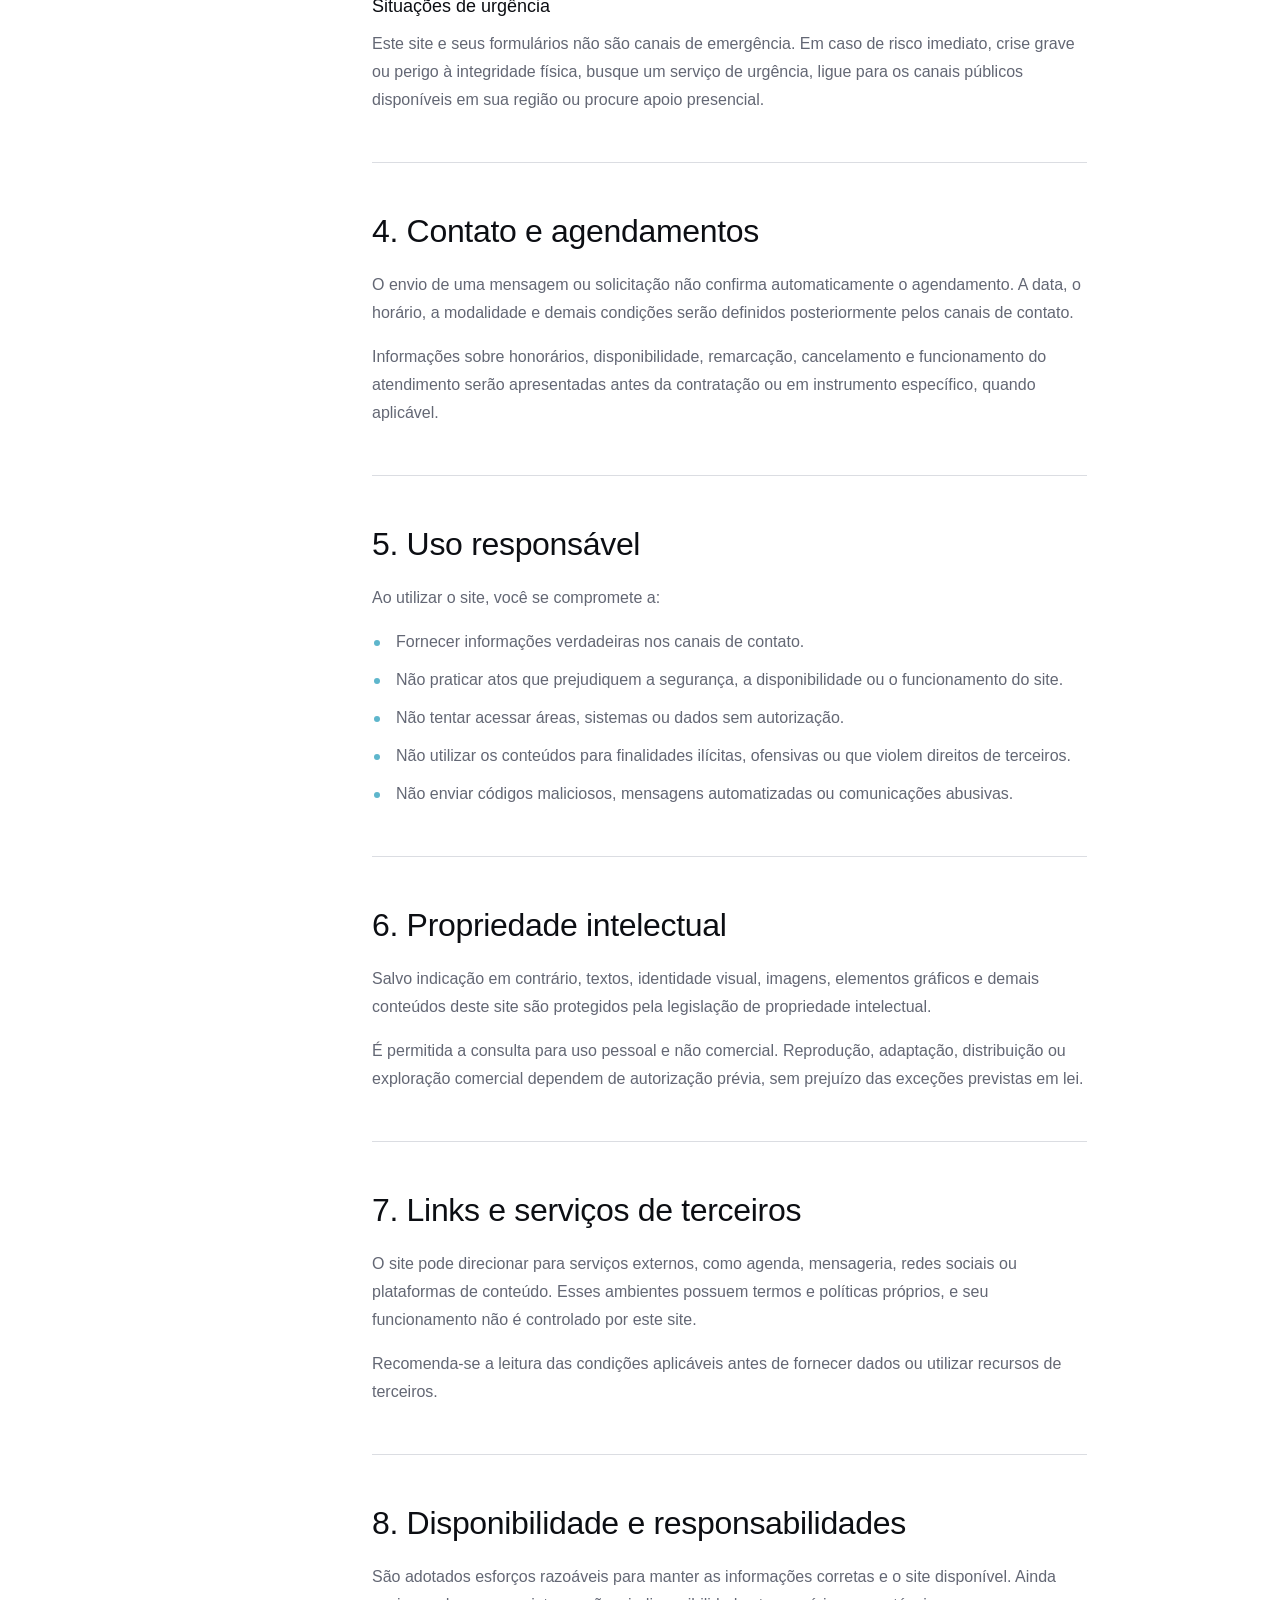
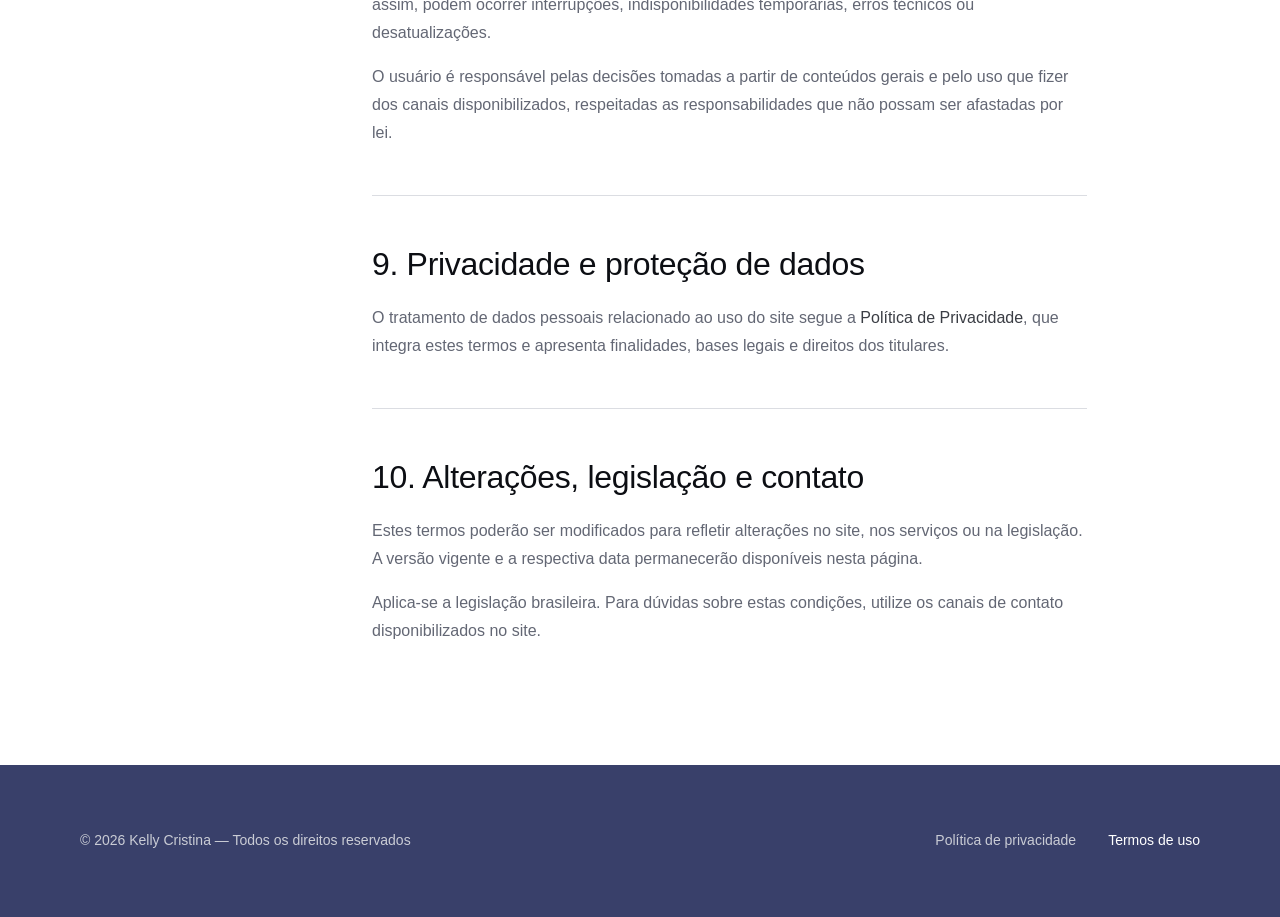
<file: termos-de-uso.html>
<!DOCTYPE html>
<html lang="pt-BR">
<head>
  <meta charset="UTF-8">
  <meta name="viewport" content="width=device-width, initial-scale=1.0">
  <meta name="description" content="Termos de Uso do site da psicóloga clínica Kelly Cristina S. De Lima.">
  <title>Termos de Uso — Kelly Cristina</title>
  <link rel="stylesheet" href="css/tokens.css">
  <link rel="stylesheet" href="css/base.css">
  <link rel="stylesheet" href="css/legal.css">
</head>
<body class="legal-page">
  <header class="legal-header">
    <nav class="container legal-nav" aria-label="Navegação principal">
      <a href="index.html" class="legal-nav__brand" aria-label="Kelly Cristina — Página inicial">
        <img src="assets/logo-full.svg" alt="Kelly Cristina S. De Lima — Psicóloga Clínica" class="legal-nav__logo">
      </a>
      <a href="index.html" class="legal-nav__back"><span>Voltar ao início</span></a>
    </nav>
  </header>

  <main>
    <section class="legal-hero">
      <div class="container legal-hero__inner">
        <span class="legal-hero__eyebrow">Atualizados em 22 de agosto de 2026</span>
        <h1>Termos de Uso</h1>
        <p class="legal-hero__intro">Estas condições orientam o acesso ao site e o uso responsável de seus conteúdos e canais de contato.</p>
      </div>
    </section>

    <div class="container legal-content">
      <aside class="legal-toc" aria-label="Nesta página">
        <p class="legal-toc__label">Nesta página</p>
        <ol>
          <li><a href="#aceitacao">Aceitação</a></li>
          <li><a href="#finalidade">Finalidade do site</a></li>
          <li><a href="#orientacao">Orientação profissional</a></li>
          <li><a href="#agendamentos">Contato e agendamentos</a></li>
          <li><a href="#uso">Uso responsável</a></li>
          <li><a href="#propriedade">Propriedade intelectual</a></li>
          <li><a href="#terceiros">Serviços de terceiros</a></li>
          <li><a href="#responsabilidade">Responsabilidades</a></li>
          <li><a href="#privacidade">Privacidade</a></li>
          <li><a href="#alteracoes">Alterações e contato</a></li>
        </ol>
      </aside>

      <article class="legal-article">
        <p class="legal-article__notice">O conteúdo deste site tem caráter informativo e não substitui avaliação, orientação ou atendimento psicológico individualizado. Em situações de urgência ou emergência, procure imediatamente os serviços públicos competentes.</p>

        <section class="legal-section" id="aceitacao">
          <h2>1. Aceitação dos termos</h2>
          <p>Ao acessar e utilizar este site, você declara ter lido e compreendido estes Termos de Uso. Se não concordar com alguma condição, interrompa a navegação e não utilize os canais disponibilizados.</p>
          <p>Estes termos se aplicam somente ao uso do site. A prestação de serviços psicológicos, quando contratada, poderá ser regida por documento próprio e pelas normas profissionais aplicáveis.</p>
        </section>

        <section class="legal-section" id="finalidade">
          <h2>2. Finalidade do site</h2>
          <p>O site apresenta informações institucionais sobre Kelly Cristina, sua atuação profissional, abordagem de trabalho, conteúdos informativos e meios para realizar um primeiro contato ou solicitar agendamento.</p>
          <p>A disponibilidade de informações no site não representa garantia de vaga, confirmação automática de consulta ou formação de relação profissional.</p>
        </section>

        <section class="legal-section" id="orientacao">
          <h2>3. Conteúdo e orientação profissional</h2>
          <p>Textos, publicações e demais conteúdos possuem finalidade educativa e geral. Eles não constituem diagnóstico, prescrição, aconselhamento personalizado ou atendimento psicológico.</p>
          <p>Cada pessoa possui contexto e necessidades próprias. Decisões relacionadas à saúde devem considerar avaliação individual conduzida por profissional habilitado.</p>
          <h3>Situações de urgência</h3>
          <p>Este site e seus formulários não são canais de emergência. Em caso de risco imediato, crise grave ou perigo à integridade física, busque um serviço de urgência, ligue para os canais públicos disponíveis em sua região ou procure apoio presencial.</p>
        </section>

        <section class="legal-section" id="agendamentos">
          <h2>4. Contato e agendamentos</h2>
          <p>O envio de uma mensagem ou solicitação não confirma automaticamente o agendamento. A data, o horário, a modalidade e demais condições serão definidos posteriormente pelos canais de contato.</p>
          <p>Informações sobre honorários, disponibilidade, remarcação, cancelamento e funcionamento do atendimento serão apresentadas antes da contratação ou em instrumento específico, quando aplicável.</p>
        </section>

        <section class="legal-section" id="uso">
          <h2>5. Uso responsável</h2>
          <p>Ao utilizar o site, você se compromete a:</p>
          <ul>
            <li>Fornecer informações verdadeiras nos canais de contato.</li>
            <li>Não praticar atos que prejudiquem a segurança, a disponibilidade ou o funcionamento do site.</li>
            <li>Não tentar acessar áreas, sistemas ou dados sem autorização.</li>
            <li>Não utilizar os conteúdos para finalidades ilícitas, ofensivas ou que violem direitos de terceiros.</li>
            <li>Não enviar códigos maliciosos, mensagens automatizadas ou comunicações abusivas.</li>
          </ul>
        </section>

        <section class="legal-section" id="propriedade">
          <h2>6. Propriedade intelectual</h2>
          <p>Salvo indicação em contrário, textos, identidade visual, imagens, elementos gráficos e demais conteúdos deste site são protegidos pela legislação de propriedade intelectual.</p>
          <p>É permitida a consulta para uso pessoal e não comercial. Reprodução, adaptação, distribuição ou exploração comercial dependem de autorização prévia, sem prejuízo das exceções previstas em lei.</p>
        </section>

        <section class="legal-section" id="terceiros">
          <h2>7. Links e serviços de terceiros</h2>
          <p>O site pode direcionar para serviços externos, como agenda, mensageria, redes sociais ou plataformas de conteúdo. Esses ambientes possuem termos e políticas próprios, e seu funcionamento não é controlado por este site.</p>
          <p>Recomenda-se a leitura das condições aplicáveis antes de fornecer dados ou utilizar recursos de terceiros.</p>
        </section>

        <section class="legal-section" id="responsabilidade">
          <h2>8. Disponibilidade e responsabilidades</h2>
          <p>São adotados esforços razoáveis para manter as informações corretas e o site disponível. Ainda assim, podem ocorrer interrupções, indisponibilidades temporárias, erros técnicos ou desatualizações.</p>
          <p>O usuário é responsável pelas decisões tomadas a partir de conteúdos gerais e pelo uso que fizer dos canais disponibilizados, respeitadas as responsabilidades que não possam ser afastadas por lei.</p>
        </section>

        <section class="legal-section" id="privacidade">
          <h2>9. Privacidade e proteção de dados</h2>
          <p>O tratamento de dados pessoais relacionado ao uso do site segue a <a href="politica-de-privacidade.html"><strong>Política de Privacidade</strong></a>, que integra estes termos e apresenta finalidades, bases legais e direitos dos titulares.</p>
        </section>

        <section class="legal-section" id="alteracoes">
          <h2>10. Alterações, legislação e contato</h2>
          <p>Estes termos poderão ser modificados para refletir alterações no site, nos serviços ou na legislação. A versão vigente e a respectiva data permanecerão disponíveis nesta página.</p>
          <p>Aplica-se a legislação brasileira. Para dúvidas sobre estas condições, utilize os canais de contato disponibilizados no site.</p>
        </section>
      </article>
    </div>
  </main>

  <footer class="legal-footer">
    <div class="container legal-footer__inner">
      <p class="legal-footer__copyright">© 2026 Kelly Cristina — Todos os direitos reservados</p>
      <nav class="legal-footer__links" aria-label="Links legais">
        <a href="politica-de-privacidade.html">Política de privacidade</a>
        <a href="termos-de-uso.html" aria-current="page">Termos de uso</a>
      </nav>
    </div>
  </footer>
</body>
</html>
</file>
<file: css/tokens.css>
/*
  Kelly Cristina — Site
  Design tokens extraídos do Figma (Desktop Bridge).
  Fonte: instrucoes/projeto-guide.md
*/

:root {
  /* ===== Cores — Brand ===== */
  --color-brand-port-gore: #39406a;
  --color-brand-deep-cobalt: #424769;
  --color-brand-blue-ice: #7077a1;
  --color-brand-creole-sauce: #ed8737;
  --color-brand-water-baby: #5eb6cc;
  --color-brand-tropical-holiday: #8dcecb;

  /* ===== Cores — Neutros ===== */
  --color-gray-50: #f3f4f6;
  --color-gray-100: #dbdde2;
  --color-gray-200: #caccd5;
  --color-gray-300: #b1b5c1;
  --color-gray-400: #a2a7b5;
  --color-gray-500: #8b91a3;
  --color-gray-600: #7e8494;
  --color-gray-700: #636774;
  --color-gray-800: #4c505a;
  --color-gray-900: #3a3d44;

  /* ===== Cores — Base ===== */
  --color-white: #ffffff;
  --color-dark: #0c0e13;

  /* ===== Cores — Semânticas ===== */
  --color-bg: var(--color-white);
  --color-text: var(--color-dark);
  --color-text-muted: var(--color-gray-600);
  --color-border: var(--color-gray-200);
  --color-surface-elevated: var(--color-gray-50);

  /* ===== Tipografia ===== */
  --font-family: "Helvetica Neue", -apple-system, "Segoe UI", sans-serif;

  --font-weight-light: 300;
  --font-weight-regular: 400;
  --font-weight-medium: 500;
  --font-weight-bold: 700;

  --font-size-display: 64px;
  --font-size-h1: 48px;
  --font-size-h2: 40px;
  --font-size-h3: 32px;
  --font-size-h4: 24px;
  --font-size-h5: 20px;
  --font-size-h6: 18px;
  --font-size-large: 20px;
  --font-size-medium: 18px;
  --font-size-regular: 16px;
  --font-size-small: 14px;
  --font-size-tiny: 12px;
  --font-size-button: 16px;
  --font-size-overline: 12px;

  --line-height-display: 1.1;
  --line-height-h1: 1.15;
  --line-height-h2: 1.2;
  --line-height-h3: 1.25;
  --line-height-h4: 1.3;
  --line-height-h5: 1.35;
  --line-height-h6: 1.4;
  --line-height-body: 1.5;

  /* ===== Grid & Espaçamento (desktop) ===== */
  --container-max: 1440px;
  --grid-columns: 12;
  --grid-gutter: 24px;
  --section-margin-x: 80px;

  /* ===== Raio & Sombra ===== */
  --radius-pill: 999px;
  --radius-md: 16px;
  --radius-lg: 24px;

  --shadow-elevated: 0 8px 24px -8px rgba(57, 64, 106, 0.18), 0 2px 6px -2px rgba(57, 64, 106, 0.12);
  --shadow-floating: 0 20px 48px -12px rgba(57, 64, 106, 0.24), 0 6px 16px -4px rgba(57, 64, 106, 0.16);

  /* ===== Transições ===== */
  --ease-smooth: cubic-bezier(0.16, 1, 0.3, 1);
  --duration-fast: 0.2s;
  --duration-base: 0.4s;
}

@media (max-width: 768px) {
  :root {
    --section-margin-x: 24px;
    --font-size-display: 40px;
    --font-size-h1: 32px;
    --font-size-h2: 28px;
    --font-size-h3: 24px;
  }
}
</file>
<file: css/base.css>
/*
  Kelly Cristina — Site
  Reset + componentes compartilhados entre todas as páginas
  (botões, tags, cards, tipografia utilitária, grid).
  Importar depois de css/tokens.css.
*/

@import url("./home.css");

/* ===== Reset ===== */
*, *::before, *::after { box-sizing: border-box; }
html, body { margin: 0; padding: 0; }
body {
  font-family: var(--font-family);
  font-weight: var(--font-weight-regular);
  color: var(--color-text);
  background: var(--color-bg);
  line-height: var(--line-height-body);
  -webkit-font-smoothing: antialiased;
}
img { max-width: 100%; display: block; }
h1, h2, h3, h4, h5, h6, p { margin: 0; }
a { color: inherit; text-decoration: none; }
button { font-family: inherit; border: none; background: none; cursor: pointer; }
ul { list-style: none; margin: 0; padding: 0; }

/* ===== Layout ===== */
.container {
  max-width: var(--container-max);
  margin: 0 auto;
  padding: 0 var(--section-margin-x);
}

.section {
  padding-block: 120px;
}
.section--light { background: var(--color-bg); }
.section--tint { background: var(--color-surface-elevated); }
.section--dark { background: var(--color-brand-port-gore); color: var(--color-white); }

/* ===== Tipografia ===== */
.text-display { font-size: var(--font-size-display); font-weight: var(--font-weight-medium); line-height: var(--line-height-display); letter-spacing: -0.01em; }
.text-h1 { font-size: var(--font-size-h1); font-weight: var(--font-weight-medium); line-height: var(--line-height-h1); letter-spacing: -0.01em; }
.text-h2 { font-size: var(--font-size-h2); font-weight: var(--font-weight-medium); line-height: var(--line-height-h2); letter-spacing: -0.01em; }
.text-h3 { font-size: var(--font-size-h3); font-weight: var(--font-weight-medium); line-height: var(--line-height-h3); }
.text-h4 { font-size: var(--font-size-h4); font-weight: var(--font-weight-medium); line-height: var(--line-height-h4); }
.text-h5 { font-size: var(--font-size-h5); font-weight: var(--font-weight-medium); line-height: var(--line-height-h5); }
.text-h6 { font-size: var(--font-size-h6); font-weight: var(--font-weight-medium); line-height: var(--line-height-h6); }
.text-large { font-size: var(--font-size-large); font-weight: var(--font-weight-regular); }
.text-medium { font-size: var(--font-size-medium); font-weight: var(--font-weight-regular); }
.text-regular { font-size: var(--font-size-regular); font-weight: var(--font-weight-regular); }
.text-small { font-size: var(--font-size-small); font-weight: var(--font-weight-regular); }
.text-tiny { font-size: var(--font-size-tiny); font-weight: var(--font-weight-regular); }
.text-overline {
  font-size: var(--font-size-overline);
  font-weight: var(--font-weight-regular);
  text-transform: uppercase;
  letter-spacing: 0.08em;
}
.text-muted { color: var(--color-text-muted); }

/* ===== Botões ===== */
.btn {
  display: inline-flex;
  align-items: center;
  justify-content: center;
  gap: 8px;
  padding: 14px 28px;
  border-radius: var(--radius-pill);
  font-size: var(--font-size-button);
  font-weight: var(--font-weight-medium);
  transition: background-color var(--duration-fast) var(--ease-smooth);
}

.btn[hidden] { display: none; }

.btn--primary {
  background: var(--color-dark);
  color: var(--color-white);
}
.btn--primary:hover { background: var(--color-gray-800); }
.btn--primary:active { background: var(--color-gray-900); }
.btn--primary:focus-visible {
  outline: 2px solid var(--color-brand-water-baby);
  outline-offset: 2px;
}

.btn--secondary {
  background: var(--color-white);
  color: var(--color-dark);
}
.btn--secondary:hover { background: var(--color-gray-50); }
.btn--secondary:active { background: var(--color-gray-100); }
.btn--secondary:focus-visible {
  outline: 2px solid var(--color-brand-water-baby);
  outline-offset: 2px;
}

/* ===== Tag / Pill (overline badge) ===== */
.tag {
  display: inline-block;
  padding: 6px 16px;
  border-radius: var(--radius-pill);
  background: var(--color-surface-elevated);
  border: 1px solid var(--color-border);
  font-size: var(--font-size-small);
  color: var(--color-text-muted);
}

/* ===== Cards ===== */
.card {
  border-radius: var(--radius-lg);
  background: var(--color-white);
}

.card--testimonial {
  background: var(--color-brand-port-gore);
  color: var(--color-white);
  padding: 48px;
  border-radius: var(--radius-lg);
}
.card--testimonial .card__quote-mark {
  font-size: 48px;
  color: var(--color-brand-blue-ice);
  line-height: 1;
  margin-bottom: 16px;
}
.card--testimonial .card__author {
  margin-top: 24px;
  color: var(--color-gray-200);
}

.card--post {
  background: var(--color-white);
  border: 1px solid var(--color-border);
  border-radius: var(--radius-lg);
  overflow: hidden;
  transition: transform var(--duration-base) var(--ease-smooth),
              box-shadow var(--duration-base) var(--ease-smooth);
}
.card--post:hover {
  transform: translateY(-4px);
  box-shadow: var(--shadow-elevated);
}
.card--post img {
  display: block;
  width: 100%;
  aspect-ratio: 16 / 10;
  object-fit: cover;
}
.card--post__body { padding: 24px; }

/* ===== Grid utilitário ===== */
.grid { display: grid; gap: var(--grid-gutter); }
.grid-2 { grid-template-columns: repeat(2, 1fr); }
.grid-3 { grid-template-columns: repeat(3, 1fr); }
.grid-12 { grid-template-columns: repeat(12, 1fr); }

@media (max-width: 768px) {
  .section { padding-block: 64px; }
  .grid-2, .grid-3 { grid-template-columns: 1fr; }
}
</file>
<file: css/blog.css>
/* Kelly Cristina — listagem e página interna do blog */

.blog-page {
  min-height: 100vh;
  background: var(--color-white);
}

.blog-header {
  min-height: 104px;
  padding-top: 1px;
  color: var(--color-white);
  background: var(--color-brand-port-gore);
}

.blog-header .hero__nav { position: relative; }

.blog-header .hero__brand:focus-visible,
.blog-header .hero__cta-nav:focus-visible,
.blog-footer a:focus-visible {
  outline: 2px solid var(--color-brand-water-baby);
  outline-offset: 3px;
}

.blog-listing__hero {
  max-width: 880px;
  padding-top: 112px;
  padding-bottom: 72px;
  display: flex;
  flex-direction: column;
  align-items: center;
  text-align: center;
}

.blog-listing__hero h1 {
  margin-top: 16px;
  color: var(--color-dark);
  font-size: var(--font-size-h1);
  font-weight: var(--font-weight-medium);
  line-height: var(--line-height-h1);
  letter-spacing: -0.02em;
}

.blog-listing__hero p {
  max-width: 660px;
  margin-top: 16px;
  color: var(--color-text-muted);
  font-size: var(--font-size-medium);
  line-height: var(--line-height-body);
}

.blog-catalog { padding-bottom: 120px; }

.blog-catalog__toolbar {
  min-height: 72px;
  margin-bottom: 40px;
  padding-bottom: 24px;
  display: flex;
  align-items: flex-end;
  justify-content: space-between;
  gap: var(--grid-gutter);
  border-bottom: 1px solid var(--color-gray-100);
}

.blog-catalog__overline {
  margin-bottom: 12px;
  color: var(--color-gray-600);
  font-size: var(--font-size-tiny);
  text-transform: uppercase;
  letter-spacing: 0.08em;
}

.blog-filters {
  display: flex;
  flex-wrap: wrap;
  gap: 8px;
}

.blog-filter {
  min-height: 40px;
  padding: 8px 18px;
  border: 1px solid var(--color-gray-200);
  border-radius: var(--radius-pill);
  color: var(--color-gray-700);
  background: var(--color-white);
  font-size: var(--font-size-small);
  transition: color var(--duration-fast) var(--ease-smooth),
              background-color var(--duration-fast) var(--ease-smooth),
              border-color var(--duration-fast) var(--ease-smooth);
}

.blog-filter:hover {
  color: var(--color-dark);
  border-color: var(--color-gray-500);
}

.blog-filter:active { background: var(--color-gray-100); }

.blog-filter.is-active {
  color: var(--color-white);
  border-color: var(--color-dark);
  background: var(--color-dark);
}

.blog-filter:focus-visible,
.blog-card:focus-visible,
.blog-load-more:focus-visible,
.blog-article__back:focus-visible,
.blog-article__aside a:focus-visible {
  outline: 2px solid var(--color-brand-water-baby);
  outline-offset: 3px;
}

.blog-catalog__count {
  flex: 0 0 auto;
  padding-bottom: 8px;
  color: var(--color-gray-600);
  font-size: var(--font-size-small);
}

.blog-grid {
  display: grid;
  grid-template-columns: repeat(3, minmax(0, 1fr));
  gap: var(--grid-gutter);
}

.blog-card {
  min-width: 0;
  display: flex;
  flex-direction: column;
  overflow: hidden;
  border: 1px solid var(--color-gray-200);
  border-radius: var(--radius-lg);
  color: var(--color-text);
  background: var(--color-white);
  transition: transform var(--duration-base) var(--ease-smooth),
              box-shadow var(--duration-base) var(--ease-smooth),
              border-color var(--duration-fast) var(--ease-smooth);
}

.blog-card:hover {
  transform: translateY(-4px);
  border-color: var(--color-gray-300);
  box-shadow: var(--shadow-elevated);
}

.blog-card:active { transform: translateY(-1px); }

.blog-card__image-wrap {
  position: relative;
  overflow: hidden;
  aspect-ratio: 16 / 10;
  background: var(--color-gray-50);
}

.blog-card__image {
  width: 100%;
  height: 100%;
  object-fit: cover;
  transition: transform 0.7s var(--ease-smooth);
}

.blog-card:hover .blog-card__image { transform: scale(1.025); }

.blog-card__body {
  flex: 1;
  padding: 24px;
  display: flex;
  flex-direction: column;
  align-items: flex-start;
}

.blog-card__body .tag {
  max-width: 100%;
  overflow: hidden;
  text-overflow: ellipsis;
  white-space: nowrap;
}

.blog-card__title {
  margin-top: 18px;
  font-size: var(--font-size-h6);
  font-weight: var(--font-weight-medium);
  line-height: var(--line-height-h6);
}

.blog-card__excerpt {
  margin-top: 8px;
  display: -webkit-box;
  overflow: hidden;
  color: var(--color-text-muted);
  font-size: var(--font-size-small);
  line-height: var(--line-height-body);
  -webkit-box-orient: vertical;
  -webkit-line-clamp: 2;
}

.blog-card__meta {
  width: 100%;
  margin-top: auto;
  padding-top: 20px;
  display: flex;
  justify-content: space-between;
  gap: 12px;
  color: var(--color-gray-600);
  font-size: var(--font-size-tiny);
}

.blog-card--skeleton {
  min-height: 450px;
  pointer-events: none;
}

.blog-card--skeleton .blog-card__image-wrap,
.blog-card--skeleton span {
  background: var(--color-gray-50);
}

.blog-card--skeleton span {
  height: 16px;
  display: block;
  border-radius: var(--radius-pill);
}

.blog-card--skeleton span + span { margin-top: 14px; }
.blog-card--skeleton span:nth-child(1) { width: 42%; }
.blog-card--skeleton span:nth-child(2) { width: 88%; }
.blog-card--skeleton span:nth-child(3) { width: 68%; }

.blog-catalog__actions {
  min-height: 52px;
  margin-top: 48px;
  display: flex;
  justify-content: center;
}

.blog-load-more[aria-busy="true"] { opacity: 0.65; cursor: wait; }

.blog-state {
  max-width: 560px;
  margin: 48px auto 0;
  padding: 48px 24px;
  text-align: center;
  border: 1px solid var(--color-gray-100);
  border-radius: var(--radius-lg);
  background: var(--color-gray-50);
}

.blog-state h2 {
  font-size: var(--font-size-h4);
  font-weight: var(--font-weight-medium);
}

.blog-state p {
  margin-top: 8px;
  color: var(--color-text-muted);
}

.blog-state .btn { margin-top: 24px; }

/* ===== Página interna ===== */
.blog-post-page > .blog-header {
  position: absolute;
  inset: 0 0 auto;
  z-index: 10;
  background: transparent;
}

.blog-post-page--error > .blog-header {
  position: static;
  background: var(--color-brand-port-gore);
}

.blog-article__hero {
  position: relative;
  min-height: min(900px, 100vh);
  overflow: hidden;
  color: var(--color-white);
  background: var(--color-brand-port-gore);
}

.blog-article__hero-image,
.blog-article__hero-overlay {
  position: absolute;
  inset: 0;
  width: 100%;
  height: 100%;
}

.blog-article__hero-image { object-fit: cover; }

.blog-article__hero-overlay {
  z-index: 1;
  background: linear-gradient(
    180deg,
    rgba(34, 39, 75, 0.58) 0%,
    rgba(34, 39, 75, 0.42) 38%,
    rgba(18, 21, 38, 0.7) 100%
  );
}

.blog-article__hero-content {
  position: relative;
  z-index: 2;
  min-height: min(900px, 100vh);
  padding-top: 164px;
  padding-bottom: 88px;
  display: flex;
  flex-direction: column;
  align-items: center;
  justify-content: center;
  text-align: center;
}

.blog-article__back {
  position: absolute;
  top: 136px;
  left: var(--section-margin-x);
  align-self: flex-start;
  display: inline-flex;
  align-items: center;
  gap: 8px;
  color: rgba(255, 255, 255, 0.82);
  font-size: var(--font-size-small);
  transition: color var(--duration-fast) var(--ease-smooth),
              transform var(--duration-fast) var(--ease-smooth);
}

.blog-article__back img { width: 16px; height: 16px; filter: brightness(0) invert(1); transform: rotate(180deg); }
.blog-article__back:hover { color: var(--color-white); transform: translateX(-3px); }
.blog-article__back:active { color: var(--color-brand-water-baby); }

.blog-article__hero .tag {
  color: rgba(255, 255, 255, 0.88);
  border-color: rgba(255, 255, 255, 0.22);
  background: rgba(255, 255, 255, 0.12);
  backdrop-filter: blur(8px);
}

.blog-article__hero h1 {
  max-width: 900px;
  margin-top: 20px;
  font-size: var(--font-size-display);
  font-weight: var(--font-weight-medium);
  line-height: var(--line-height-display);
  letter-spacing: -0.025em;
}

.blog-article__excerpt {
  max-width: 720px;
  margin-top: 24px;
  color: rgba(255, 255, 255, 0.82);
  font-size: var(--font-size-large);
  line-height: 1.6;
}

.blog-article__meta {
  margin-top: 32px;
  display: flex;
  align-items: center;
  justify-content: center;
  gap: 12px;
  color: rgba(255, 255, 255, 0.72);
  font-size: var(--font-size-small);
}

.blog-article__author { display: flex; align-items: center; gap: 10px; color: var(--color-white); }
.blog-article__author img { width: 36px; height: 36px; border-radius: 50%; object-fit: cover; }

.blog-article__layout {
  display: grid;
  grid-template-columns: 3fr minmax(0, 8fr) 1fr;
  gap: var(--grid-gutter);
  align-items: start;
  padding-top: 96px;
  padding-bottom: 120px;
}

.blog-article__aside {
  position: sticky;
  top: 32px;
  padding-right: 24px;
  color: var(--color-gray-600);
  font-size: var(--font-size-small);
}

.blog-article__aside a {
  margin-top: 16px;
  display: inline-flex;
  color: var(--color-gray-900);
  font-weight: var(--font-weight-medium);
}

.blog-article__aside a:hover { color: var(--color-brand-deep-cobalt); }

.blog-share {
  display: flex;
  flex-wrap: wrap;
  gap: 8px;
  margin-top: 16px;
}

.blog-share__btn {
  display: inline-flex;
  align-items: center;
  justify-content: center;
  width: 36px;
  height: 36px;
  border: 1px solid var(--color-gray-200);
  border-radius: var(--radius-pill);
  color: var(--color-gray-700);
  background: var(--color-white);
  transition: color var(--duration-fast) var(--ease-smooth), border-color var(--duration-fast) var(--ease-smooth), background-color var(--duration-fast) var(--ease-smooth);
}

.blog-share__btn:hover {
  color: var(--color-brand-deep-cobalt);
  border-color: var(--color-brand-deep-cobalt);
}

.blog-share__btn:focus-visible {
  outline: 2px solid var(--color-brand-water-baby);
  outline-offset: 2px;
}

.blog-share__btn:active {
  color: var(--color-brand-port-gore);
  background: var(--color-gray-50);
}

.blog-share__feedback {
  display: block;
  width: 100%;
  margin-top: 4px;
  color: var(--color-brand-deep-cobalt);
  font-size: var(--font-size-tiny);
  opacity: 0;
  transition: opacity var(--duration-fast) var(--ease-smooth);
}

.blog-share__feedback.is-visible { opacity: 1; }

.blog-article__body {
  grid-column: 2;
  max-width: 820px;
}

.blog-article__body p,
.blog-article__body li {
  color: var(--color-gray-700);
  font-size: var(--font-size-medium);
  line-height: 1.75;
}

.blog-article__body p + p { margin-top: 24px; }

.blog-article__body ul,
.blog-article__body ol {
  margin: 24px 0;
  padding-left: 24px;
  list-style: disc;
}

.blog-article__body ol { list-style: decimal; }
.blog-article__body li + li { margin-top: 12px; }

.blog-article__body h2 {
  margin: 64px 0 20px;
  font-size: var(--font-size-h3);
  font-weight: var(--font-weight-medium);
  line-height: var(--line-height-h3);
}

.blog-article__body h3 {
  margin: 40px 0 16px;
  font-size: var(--font-size-h4);
  font-weight: var(--font-weight-medium);
}

.blog-article__body blockquote {
  margin: 56px 0;
  padding: 8px 0 8px 32px;
  border-left: 4px solid var(--color-brand-water-baby);
  color: var(--color-brand-port-gore);
  font-size: var(--font-size-h4);
  font-weight: var(--font-weight-medium);
  line-height: 1.5;
}

.blog-article__body figure { margin: 56px 0; }
.blog-article__body figure img { width: 100%; border-radius: var(--radius-md); }
.blog-article__body figcaption { margin-top: 10px; color: var(--color-gray-600); font-size: var(--font-size-small); }

.blog-related {
  padding-block: 112px 120px;
  background: var(--color-gray-50);
}

.blog-related__header {
  max-width: 640px;
  margin: 0 auto 56px;
  text-align: center;
}

.blog-related__header h2 {
  margin-top: 16px;
  font-size: var(--font-size-h2);
  font-weight: var(--font-weight-medium);
  line-height: var(--line-height-h2);
}

.blog-post-error {
  min-height: calc(100vh - 88px);
  display: grid;
  place-items: center;
  text-align: center;
}

.blog-post-error[hidden] { display: none; }

.blog-post-error .container { max-width: 720px; }
.blog-post-error h1 { margin-top: 20px; font-size: var(--font-size-h1); font-weight: var(--font-weight-medium); }
.blog-post-error p { margin: 16px 0 32px; color: var(--color-text-muted); }

/* ===== Rodapé compartilhado ===== */
.blog-footer {
  color: var(--color-white);
  background: var(--color-brand-port-gore);
}

.blog-footer__inner {
  min-height: 152px;
  display: flex;
  align-items: center;
  justify-content: space-between;
  gap: var(--grid-gutter);
  color: var(--color-gray-200);
  font-size: var(--font-size-small);
}

.blog-footer__links { display: flex; gap: 32px; }
.blog-footer__links a { transition: color var(--duration-fast) var(--ease-smooth); }
.blog-footer__links a:hover { color: var(--color-white); }
.blog-footer__links a:active { color: var(--color-brand-tropical-holiday); }

@media (max-width: 1024px) {
  .blog-grid { grid-template-columns: repeat(2, minmax(0, 1fr)); }
  .blog-article__layout { grid-template-columns: minmax(180px, 1fr) minmax(0, 3fr); }
  .blog-article__body { grid-column: 2; }
}

@media (max-width: 768px) {
  .blog-header { min-height: 84px; }

  .blog-listing__hero { padding-top: 72px; padding-bottom: 56px; }
  .blog-listing__hero h1 { font-size: var(--font-size-h2); }
  .blog-listing__hero p { font-size: var(--font-size-regular); }

  .blog-catalog { padding-bottom: 72px; }
  .blog-catalog__toolbar { align-items: flex-start; flex-direction: column; margin-bottom: 32px; }
  .blog-catalog__toolbar > div { width: 100%; min-width: 0; }
  .blog-catalog__count { padding-bottom: 0; }
  .blog-filters { flex-wrap: nowrap; width: calc(100% + 24px); overflow-x: auto; padding: 2px 24px 8px 0; scrollbar-width: none; }
  .blog-filters::-webkit-scrollbar { display: none; }
  .blog-filter { flex: 0 0 auto; }
  .blog-grid { grid-template-columns: 1fr; }
  .blog-card--skeleton { min-height: 420px; }

  .blog-article__hero,
  .blog-article__hero-content { min-height: 720px; }
  .blog-article__hero-content { padding-top: 148px; padding-bottom: 64px; align-items: flex-start; justify-content: flex-end; text-align: left; }
  .blog-article__back { top: 108px; }
  .blog-article__hero h1 { font-size: var(--font-size-h2); }
  .blog-article__excerpt { font-size: var(--font-size-regular); }
  .blog-article__meta { flex-wrap: wrap; justify-content: flex-start; }
  .blog-article__layout { display: block; padding-top: 64px; padding-bottom: 72px; }
  .blog-article__aside { position: static; margin-bottom: 48px; padding: 24px; border-radius: var(--radius-md); background: var(--color-gray-50); }
  .blog-article__body p,
  .blog-article__body li { font-size: var(--font-size-regular); }
  .blog-article__body h2 { margin-top: 48px; font-size: var(--font-size-h4); }
  .blog-article__body blockquote { margin: 40px 0; padding-left: 24px; font-size: var(--font-size-h5); }
  .blog-related { padding-block: 72px; }
  .blog-related__header { margin-bottom: 40px; text-align: left; }
  .blog-related__header h2 { font-size: var(--font-size-h3); }

  .blog-footer__inner { min-height: 184px; flex-direction: column; justify-content: center; text-align: center; }
  .blog-footer__links { flex-direction: column; gap: 12px; }
}

@media (prefers-reduced-motion: reduce) {
  .blog-card,
  .blog-card__image,
  .blog-article__back { transition: none; }
}
</file>
<file: css/legal.css>
/*
  Kelly Cristina — páginas legais
  Compartilhado por politica-de-privacidade.html e termos-de-uso.html.
*/

html { scroll-behavior: smooth; }

.legal-page {
  min-height: 100vh;
  background: var(--color-white);
}

.legal-header {
  position: relative;
  z-index: 10;
  background: var(--color-brand-port-gore);
}

.legal-nav {
  min-height: 88px;
  display: flex;
  align-items: center;
  justify-content: space-between;
  gap: var(--grid-gutter);
}

.legal-nav__brand {
  display: inline-flex;
  align-items: center;
  border-radius: 4px;
}

.legal-nav__brand:focus-visible,
.legal-nav__back:focus-visible,
.legal-footer a:focus-visible {
  outline: 2px solid var(--color-brand-water-baby);
  outline-offset: 4px;
}

.legal-nav__logo {
  width: 218px;
  height: 31px;
}

.legal-nav__back {
  display: inline-flex;
  align-items: center;
  gap: 10px;
  padding: 10px 16px;
  border-radius: var(--radius-pill);
  color: var(--color-white);
  font-size: var(--font-size-small);
  background: rgba(255, 255, 255, 0.08);
  transition: background-color var(--duration-fast) var(--ease-smooth);
}

.legal-nav__back::before {
  content: "←";
  font-size: 18px;
  line-height: 1;
  transition: transform var(--duration-fast) var(--ease-smooth);
}

.legal-nav__back:hover { background: rgba(255, 255, 255, 0.14); }
.legal-nav__back:hover::before { transform: translateX(-3px); }
.legal-nav__back:active { background: rgba(255, 255, 255, 0.2); }

.legal-hero {
  position: relative;
  overflow: hidden;
  color: var(--color-white);
  background: var(--color-brand-port-gore);
}

.legal-hero__inner {
  position: relative;
  z-index: 1;
  display: grid;
  grid-template-columns: minmax(220px, 3fr) minmax(0, 8fr) 1fr;
  column-gap: var(--grid-gutter);
  padding-top: 96px;
  padding-bottom: 112px;
}

.legal-hero__inner > * {
  grid-column: 1 / span 2;
  justify-self: start;
}

.legal-hero__eyebrow {
  display: inline-flex;
  padding: 7px 16px;
  border: 1px solid rgba(255, 255, 255, 0.18);
  border-radius: var(--radius-pill);
  color: var(--color-gray-100);
  font-size: var(--font-size-small);
  background: rgba(255, 255, 255, 0.08);
}

.legal-hero h1 {
  max-width: 820px;
  margin-top: 24px;
  font-size: var(--font-size-display);
  font-weight: var(--font-weight-medium);
  line-height: var(--line-height-display);
  letter-spacing: -0.02em;
}

.legal-hero__intro {
  max-width: 720px;
  margin-top: 24px;
  color: var(--color-gray-100);
  font-size: var(--font-size-large);
  line-height: 1.6;
}

.legal-content {
  display: grid;
  grid-template-columns: minmax(220px, 3fr) minmax(0, 8fr) 1fr;
  gap: var(--grid-gutter);
  align-items: start;
  padding-top: 96px;
  padding-bottom: 120px;
}

.legal-toc {
  position: sticky;
  top: 32px;
  align-self: start;
  height: fit-content;
  max-height: calc(100vh - 64px);
  overflow-y: auto;
  overscroll-behavior: contain;
  padding-right: 24px;
  scrollbar-width: thin;
  scrollbar-color: var(--color-gray-200) transparent;
}

.legal-toc__label {
  margin-bottom: 18px;
  color: var(--color-gray-600);
  font-size: var(--font-size-tiny);
  text-transform: uppercase;
  letter-spacing: 0.08em;
}

.legal-toc ol {
  display: flex;
  flex-direction: column;
  gap: 6px;
  margin: 0;
  padding: 0;
  list-style: none;
  counter-reset: legal-sections;
}

.legal-toc li { counter-increment: legal-sections; }

.legal-toc a {
  display: grid;
  grid-template-columns: 24px 1fr;
  gap: 8px;
  padding: 8px 10px;
  border-radius: 8px;
  color: var(--color-gray-600);
  font-size: var(--font-size-small);
  line-height: 1.4;
  transition: color var(--duration-fast) var(--ease-smooth),
              background-color var(--duration-fast) var(--ease-smooth);
}

.legal-toc a::before {
  content: counter(legal-sections, decimal-leading-zero);
  color: var(--color-brand-blue-ice);
  font-size: var(--font-size-tiny);
  line-height: 1.65;
}

.legal-toc a:hover {
  color: var(--color-dark);
  background: var(--color-gray-50);
}

.legal-toc a:active { background: var(--color-gray-100); }
.legal-toc a:focus-visible {
  outline: 2px solid var(--color-brand-water-baby);
  outline-offset: 2px;
}

.legal-article {
  grid-column: 2;
  max-width: 820px;
}

.legal-article__notice {
  margin-bottom: 56px;
  padding: 24px;
  border: 1px solid var(--color-gray-100);
  border-left: 4px solid var(--color-brand-water-baby);
  border-radius: 0 var(--radius-md) var(--radius-md) 0;
  color: var(--color-gray-700);
  background: var(--color-gray-50);
  font-size: var(--font-size-small);
}

.legal-section {
  padding-bottom: 48px;
  margin-bottom: 48px;
  border-bottom: 1px solid var(--color-gray-100);
  scroll-margin-top: 32px;
}

.legal-section:last-child {
  padding-bottom: 0;
  margin-bottom: 0;
  border-bottom: 0;
}

.legal-section h2 {
  margin-bottom: 20px;
  color: var(--color-dark);
  font-size: var(--font-size-h3);
  font-weight: var(--font-weight-medium);
  line-height: var(--line-height-h3);
  letter-spacing: -0.01em;
}

.legal-section h3 {
  margin: 28px 0 10px;
  font-size: var(--font-size-h6);
  font-weight: var(--font-weight-medium);
  line-height: var(--line-height-h6);
}

.legal-section p,
.legal-section li {
  color: var(--color-gray-700);
  font-size: var(--font-size-regular);
  line-height: 1.75;
}

.legal-section p + p { margin-top: 16px; }

.legal-section ul {
  display: flex;
  flex-direction: column;
  gap: 10px;
  margin-top: 16px;
}

.legal-section li {
  position: relative;
  padding-left: 24px;
}

.legal-section li::before {
  content: "";
  position: absolute;
  top: 12px;
  left: 2px;
  width: 6px;
  height: 6px;
  border-radius: 50%;
  background: var(--color-brand-water-baby);
}

.legal-section strong {
  color: var(--color-gray-900);
  font-weight: var(--font-weight-medium);
}

.legal-footer {
  color: var(--color-white);
  background: var(--color-brand-port-gore);
}

.legal-footer__inner {
  min-height: 152px;
  display: flex;
  align-items: center;
  justify-content: space-between;
  gap: var(--grid-gutter);
}

.legal-footer__copyright {
  color: var(--color-gray-200);
  font-size: var(--font-size-small);
}

.legal-footer__links {
  display: flex;
  align-items: center;
  gap: 32px;
}

.legal-footer__links a {
  color: var(--color-gray-200);
  font-size: var(--font-size-small);
  transition: color var(--duration-fast) var(--ease-smooth);
}

.legal-footer__links a:hover { color: var(--color-white); }
.legal-footer__links a:active { color: var(--color-brand-tropical-holiday); }
.legal-footer__links a[aria-current="page"] { color: var(--color-white); }

@media (max-width: 900px) {
  .legal-hero__inner {
    grid-template-columns: minmax(180px, 1fr) minmax(0, 3fr);
  }

  .legal-hero__inner > * { grid-column: 1 / -1; }

  .legal-content {
    grid-template-columns: minmax(180px, 1fr) minmax(0, 3fr);
  }

  .legal-article { grid-column: 2; }
}

@media (max-width: 768px) {
  .legal-nav { min-height: 72px; }
  .legal-nav__logo { width: 166px; height: auto; }
  .legal-nav__back { padding: 9px 12px; }
  .legal-nav__back span { display: none; }

  .legal-hero__inner {
    display: block;
    padding-top: 64px;
    padding-bottom: 72px;
  }

  .legal-hero h1 {
    margin-top: 20px;
    font-size: var(--font-size-h1);
  }

  .legal-hero__intro {
    margin-top: 20px;
    font-size: var(--font-size-regular);
  }

  .legal-content {
    display: block;
    padding-top: 56px;
    padding-bottom: 72px;
  }

  .legal-toc {
    position: static;
    margin-bottom: 56px;
    padding: 20px;
    border-radius: var(--radius-md);
    background: var(--color-gray-50);
  }

  .legal-toc a:hover { background: var(--color-white); }
  .legal-article { max-width: none; }
  .legal-article__notice { margin-bottom: 40px; }

  .legal-section {
    padding-bottom: 40px;
    margin-bottom: 40px;
  }

  .legal-section h2 { font-size: var(--font-size-h4); }

  .legal-footer__inner {
    min-height: 184px;
    flex-direction: column;
    justify-content: center;
    text-align: center;
  }

  .legal-footer__links {
    flex-direction: column;
    gap: 12px;
  }
}

@media (prefers-reduced-motion: reduce) {
  html { scroll-behavior: auto; }
}
</file>
<file: css/style-guide.css>
/*
  Estilos exclusivos da página style-guide.html (documentação interna).
  Não faz parte do design system do site — apenas organiza a visualização.
*/

.sg-header {
  padding-block: 64px 32px;
  border-bottom: 1px solid var(--color-border);
}
.sg-header .container {
  display: flex;
  align-items: flex-start;
  gap: 24px;
}
.sg-header__logo { width: 48px; height: 48px; }

.sg-section-title { margin: 8px 0 32px; }
.sg-group-title { margin: 40px 0 20px; }

.sg-swatch-grid {
  display: grid;
  grid-template-columns: repeat(6, 1fr);
  gap: 16px;
}
.sg-swatch-grid--dense { grid-template-columns: repeat(10, 1fr); }
.sg-swatch { display: flex; flex-direction: column; gap: 8px; }
.sg-swatch__color {
  display: block;
  width: 100%;
  aspect-ratio: 1;
  border-radius: var(--radius-md);
}
.sg-swatch__color--bordered { border: 1px solid var(--color-border); }

.sg-type-row {
  display: flex;
  align-items: baseline;
  justify-content: space-between;
  gap: 24px;
  padding: 16px 0;
  border-bottom: 1px solid var(--color-border);
}

.sg-btn-row { display: flex; gap: 16px; flex-wrap: wrap; }

.sg-card-demo { margin-bottom: 8px; }
.sg-card-demo--single { max-width: 560px; }

.sg-grid-demo { margin-top: 16px; }
.sg-grid-col {
  background: var(--color-surface-elevated);
  border: 1px dashed var(--color-border);
  border-radius: 8px;
  padding: 16px 0;
  text-align: center;
  font-size: var(--font-size-tiny);
  color: var(--color-text-muted);
}

@media (max-width: 768px) {
  .sg-swatch-grid { grid-template-columns: repeat(3, 1fr); }
  .sg-swatch-grid--dense { grid-template-columns: repeat(5, 1fr); }
  .sg-type-row { flex-direction: column; gap: 4px; }
}
</file>
